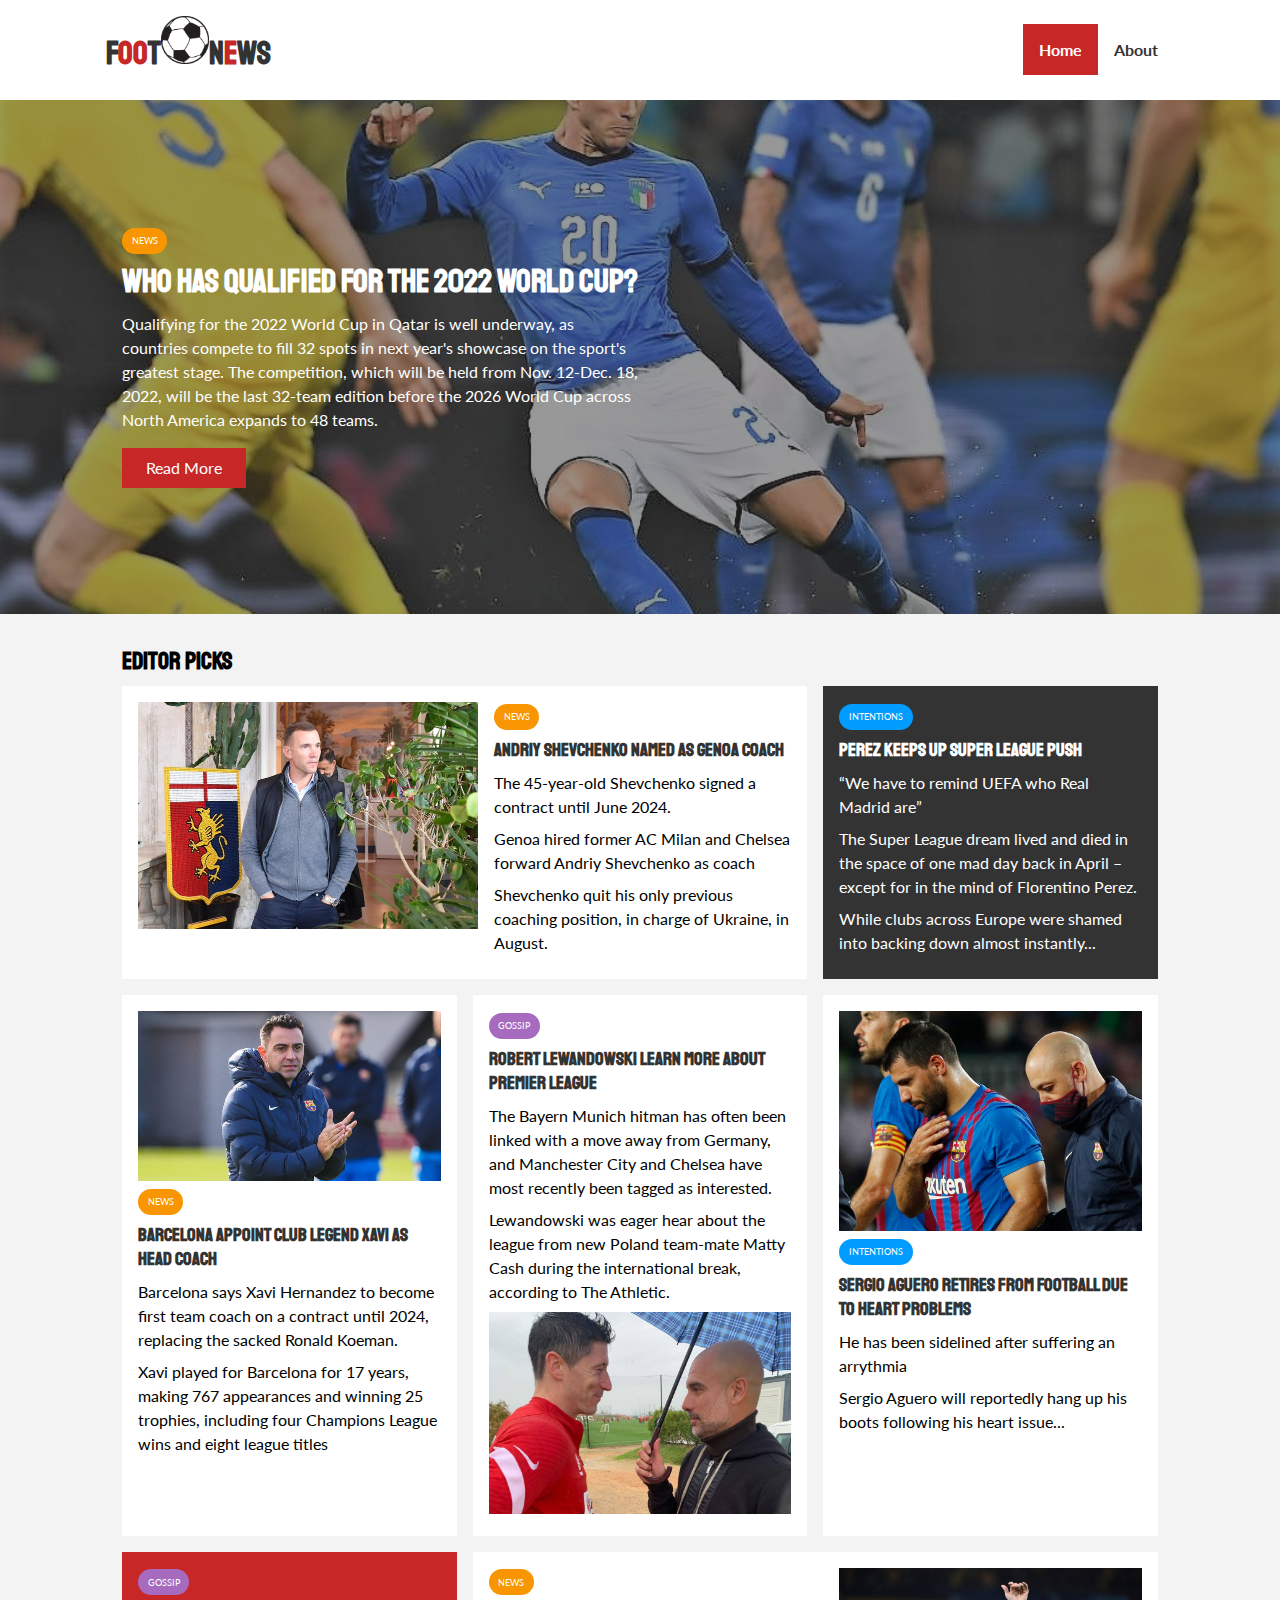
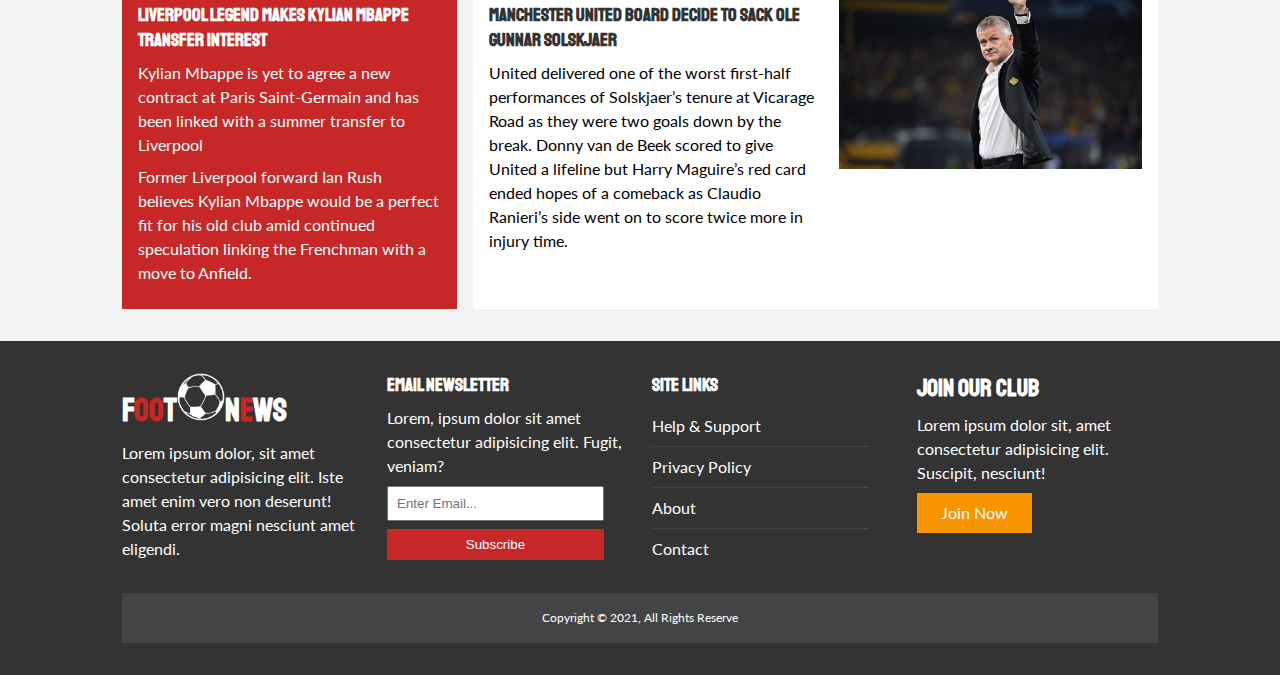
<file: index.html>
<!DOCTYPE html>
<html lang="en">
<head>
  <meta charset="UTF-8">
  <meta http-equiv="X-UA-Compatible" content="IE=edge">
  <meta name="viewport" content="width=device-width, initial-scale=1.0">
  <!-- FontAwesome -->
  <link rel="stylesheet" href="https://use.fontawesome.com/releases/v5.15.4/css/all.css" integrity="sha384-DyZ88mC6Up2uqS4h/KRgHuoeGwBcD4Ng9SiP4dIRy0EXTlnuz47vAwmeGwVChigm" crossorigin="anonymous">
  <!-- Google Fonts Lato, Staatliches -->
  <link rel="preconnect" href="https://fonts.googleapis.com">
  <link rel="preconnect" href="https://fonts.gstatic.com" crossorigin>
  <link href="https://fonts.googleapis.com/css2?family=Lato&family=Staatliches&display=swap" rel="stylesheet">
  <link rel="stylesheet" href="css/style.css">
  <link rel="stylesheet" media="screen and (max-width: 810px)" href="css/mobile.css">
  <link rel="shortcut icon" type="image/x-icon" href="img/favicon.ico">
  <title>FootNews | News</title>
</head>
<body>
  
  <nav id="main-nav">
    <div class="container">
      <h1 class="logos"><a href="index.html">F<span>oo</span>t<img src="img/logo.png" alt="Logo of FootNews" class="logo">N<span>e</span>ws</a></h1>
      <div class="social">
        <a href="https://facebook.com" target="_blank"><i class="fab fa-facebook fa-2x"></i></a>
        <a href="https://twitter.com" target="_blank"><i class="fab fa-twitter fa-2x"></i></a>
        <a href="https://instagram.com" target="_blank"><i class="fab fa-instagram fa-2x"></i></a>
        <a href="https://youtube.com" target="_blank"><i class="fab fa-youtube fa-2x"></i></a>
      </div>
      <ul>
        <li><a class="current" href="index.html">Home</a></li>
        <li><a href="about.html">About</a></li>
      </ul>
    </div>
  </nav>

  <!-- Showcase -->
  <header id="showcase">
    <div class="container">
      <div class="showcase-container">
        <div class="showcase-content">
          <div class="category category-news">News</div>
          <h1>Who Has Qualified For the 2022 World Cup?</h1>
          <p>Qualifying for the 2022 World Cup in Qatar is well underway, as countries compete to fill 32 spots in next year's showcase on the sport's greatest stage. The competition, which will be held from Nov. 12-Dec. 18, 2022, will be the last 32-team edition before the 2026 World Cup across North America expands to 48 teams.</p>
          <a href="article0.html" class="btn btn-primary">Read More</a>
        </div>
      </div>
    </div>
  </header>
  
  <!-- Home Articles -->
  <section id="home-articles" class="py-2">
    <div class="container">
      <h2>Editor Picks</h2>
      <div class="articles-container">

        <article class="card">
          <a href="article1.html"><img src="img/articles/shevchenko.jpg" alt="Shevchenko"></a>
          <div>
            <div class="category category-news">News</div>
            <h3>
              <a href="article1.html">Andriy Shevchenko named as Genoa coach</a>
            </h3>
            <p>The 45-year-old Shevchenko signed a contract until June 2024.</p>
            <p>Genoa hired former AC Milan and Chelsea forward Andriy Shevchenko as coach</p>
            <p>Shevchenko quit his only previous coaching position, in charge of Ukraine, in August.</p> 
          </div>
        </article>

        <article class="card bg-dark">
          <div class="category category-intention">Intentions</div>
          <h3>
            <a href="article2.html">Perez keeps up Super League push</a>
          </h3>
          <p>“We have to remind UEFA who Real Madrid are”</p>
          <p>The Super League dream lived and died in the space of one mad day back in April – except for in the mind of Florentino Perez.</p>
          <p>While clubs across Europe were shamed into backing down almost instantly...</p>
        </article>

        <article class="card">
          <a href="article3.html"><img src="img/articles/xavi.jpg" alt="Xavi"></a>
          <div class="category category-news">News</div>
          <h3>
            <a href="article3.html">Barcelona appoint club legend Xavi as head coach</a>
          </h3>
          <p>Barcelona says Xavi Hernandez to become first team coach on a contract until 2024, replacing the sacked Ronald Koeman.</p>  
          <p>Xavi played for Barcelona for 17 years, making 767 appearances and winning 25 trophies, including four Champions League wins and eight league titles</p> 
        </article>

        <article class="card">
          <div class="category category-gossip">Gossip</div>
          <h3>
            <a href="article4.html">Robert Lewandowski learn more about Premier League</a>
          </h3>
          <p>The Bayern Munich hitman has often been linked with a move away from Germany, and Manchester City and Chelsea have most recently been tagged as interested.</p>  
          <p>Lewandowski was eager hear about the league from new Poland team-mate Matty Cash during the international break, according to The Athletic.</p>  
          <a href="article4.html"><img src="img/articles/lewandowski.jpeg" alt="Lewandowski"></a>
        </article>

        <article class="card">
          <a href="article5.html"><img src="img/articles/aguero.jpg" alt="Aguero"></a>
          <div class="category category-intention">Intentions</div>
          <h3>
            <a href="article5.html">Sergio Aguero retires from football due to heart problems</a>
          </h3>
          <p>He has been sidelined after suffering an arrythmia</p>  
          <p>Sergio Aguero will reportedly hang up his boots following his heart issue...</p>
        </article>

        <article class="card bg-primary">
          <div class="category category-gossip">Gossip</div>
          <h3>
            <a href="article6.html">Liverpool legend makes Kylian Mbappe transfer interest</a>
          </h3>
          <p>Kylian Mbappe is yet to agree a new contract at Paris Saint-Germain and has been linked with a summer transfer to Liverpool</p> 
          <p>Former Liverpool forward Ian Rush believes Kylian Mbappe would be a perfect fit for his old club amid continued speculation linking the Frenchman with a move to Anfield.</p>  
        </article>

        <article class="card">
          <div>
            <div class="category category-news">News</div>
            <h3>
              <a href="article7.html">Manchester United board decide to sack Ole Gunnar Solskjaer</a>
            </h3>
            <p>United delivered one of the worst first-half performances of Solskjaer’s tenure at Vicarage Road as they were two goals down by the break. Donny van de Beek scored to give United a lifeline but Harry Maguire’s red card ended hopes of a comeback as Claudio Ranieri’s side went on to score twice more in injury time.</p>  
          </div>
          <a href="article7.html"><img src="img/articles/solskjaer.jpeg" alt="Solskjaer"></a>
        </article>

      </div>
    </div>
  </section>

  <!-- Footer -->
  <footer id="main-footer" class="py-2">
    <div class="container footer-container">
      <div>
        <h1 class="logos"><a href="index.html">F<span>oo</span>t<img src="img/logo-white.png" alt="Logo of FootNews" class="logo">N<span>e</span>ws</a></h1>
        <p>Lorem ipsum dolor, sit amet consectetur adipisicing elit. Iste amet enim vero non deserunt! Soluta error magni nesciunt amet eligendi.</p>
      </div>
      <div>
        <h3>Email Newsletter</h3>
        <p>Lorem, ipsum dolor sit amet consectetur adipisicing elit. Fugit, veniam?</p>
        <form>
          <input type="email" placeholder="Enter Email...">
          <input type="submit" value="Subscribe" class="btn btn-primary">
        </form>
      </div>
      <div>
        <h3>Site Links</h3>
        <ul class="list">
          <li><a href="#">Help & Support</a></li>
          <li><a href="#">Privacy Policy</a></li>
          <li><a href="#">About</a></li>
          <li><a href="#">Contact</a></li>
        </ul>
      </div>
      <div>
        <h2>Join Our Club</h2>
        <p>Lorem ipsum dolor sit, amet consectetur adipisicing elit. Suscipit, nesciunt!</p>
        <a href="#" class="btn btn-secondary">Join Now</a>
      </div>
      <div>
        <p>
          Copyright &copy; 2021, All Rights Reserve
        </p>
      </div>
    </div>
  </footer>

</body>
</html>
</file>
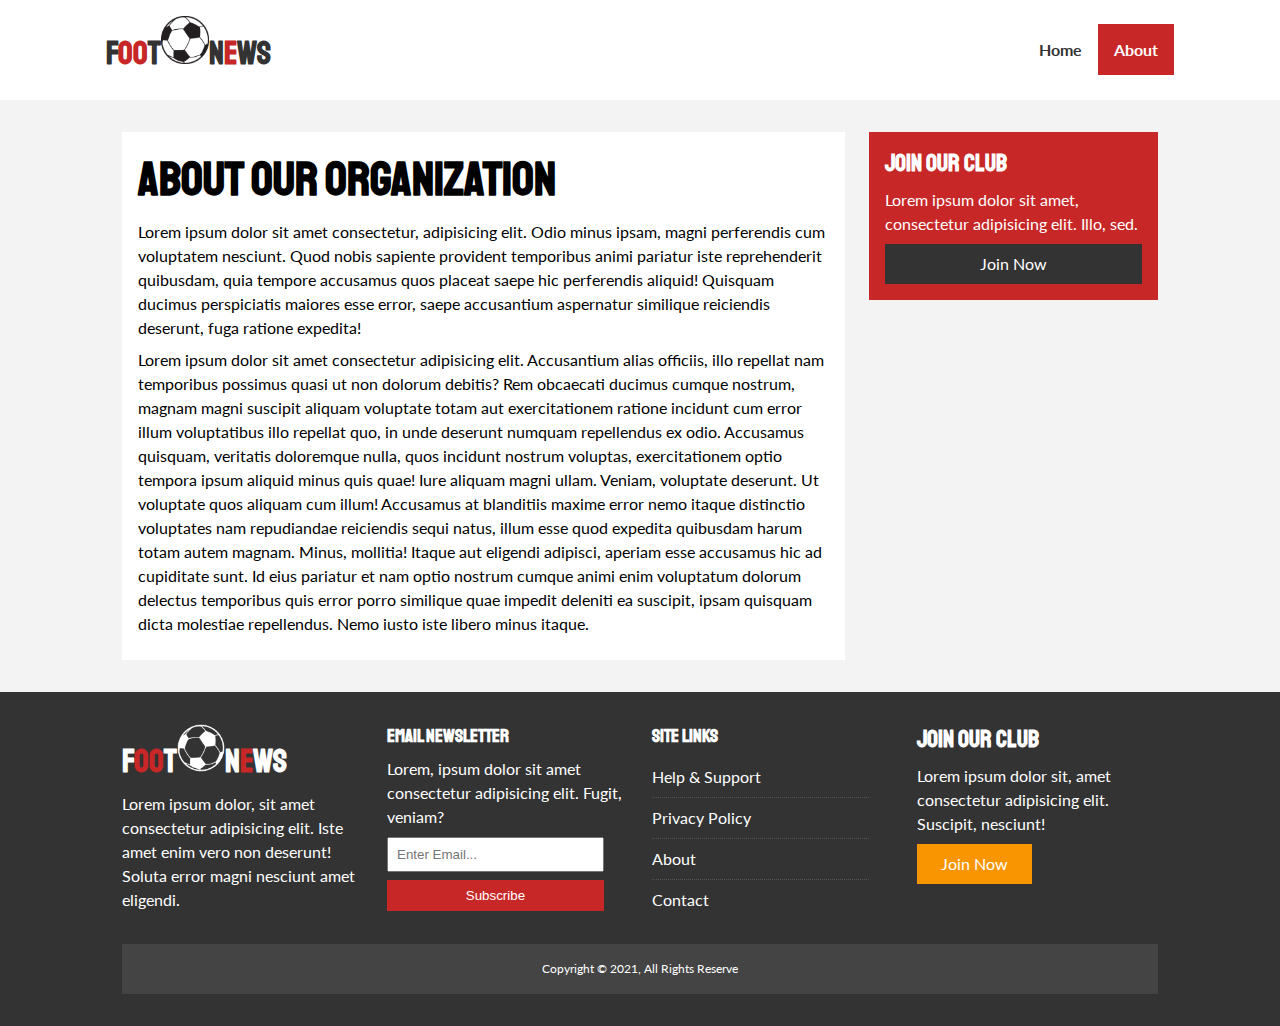
<file: about.html>
<!DOCTYPE html>
<html lang="en">
<head>
  <meta charset="UTF-8">
  <meta http-equiv="X-UA-Compatible" content="IE=edge">
  <meta name="viewport" content="width=device-width, initial-scale=1.0">
  <!-- FontAwesome -->
  <link rel="stylesheet" href="https://use.fontawesome.com/releases/v5.15.4/css/all.css" integrity="sha384-DyZ88mC6Up2uqS4h/KRgHuoeGwBcD4Ng9SiP4dIRy0EXTlnuz47vAwmeGwVChigm" crossorigin="anonymous">
  <!-- Google Fonts Lato, Staatliches -->
  <link rel="preconnect" href="https://fonts.googleapis.com">
  <link rel="preconnect" href="https://fonts.gstatic.com" crossorigin>
  <link href="https://fonts.googleapis.com/css2?family=Lato&family=Staatliches&display=swap" rel="stylesheet">
  <link rel="stylesheet" href="css/style.css">
  <link rel="stylesheet" media="screen and (max-width: 810px)" href="css/mobile.css">
  <link rel="shortcut icon" type="image/x-icon" href="img/favicon.ico">
  <title>FootNews | About</title>
</head>
<body>
  <!-- Navbar -->
  <nav id="main-nav">
    <div class="container">
      <h1 class="logos"><a href="index.html">F<span>oo</span>t<img src="img/logo.png" alt="Logo of FootNews" class="logo">N<span>e</span>ws</a></h1>
      <div class="social">
        <a href="https://facebook.com" target="_blank"><i class="fab fa-facebook fa-2x"></i></a>
        <a href="https://twitter.com" target="_blank"><i class="fab fa-twitter fa-2x"></i></a>
        <a href="https://instagram.com" target="_blank"><i class="fab fa-instagram fa-2x"></i></a>
        <a href="https://youtube.com" target="_blank"><i class="fab fa-youtube fa-2x"></i></a>
      </div>
      <ul>
        <li><a href="index.html">Home</a></li>
        <li><a class="current" href="about.html">About</a></li>
      </ul>
    </div>
  </nav>

  <!-- About section -->
  <section class="about">
    <div class="container">
      <div class="page-container">
        <article class="card">
          <h1 class="l-heading">About Our Organization</h1>
          <p>Lorem ipsum dolor sit amet consectetur, adipisicing elit. Odio minus ipsam, magni perferendis cum voluptatem nesciunt. Quod nobis sapiente provident temporibus animi pariatur iste reprehenderit quibusdam, quia tempore accusamus quos placeat saepe hic perferendis aliquid! Quisquam ducimus perspiciatis maiores esse error, saepe accusantium aspernatur similique reiciendis deserunt, fuga ratione expedita!</p>
          <p>Lorem ipsum dolor sit amet consectetur adipisicing elit. Accusantium alias officiis, illo repellat nam temporibus possimus quasi ut non dolorum debitis? Rem obcaecati ducimus cumque nostrum, magnam magni suscipit aliquam voluptate totam aut exercitationem ratione incidunt cum error illum voluptatibus illo repellat quo, in unde deserunt numquam repellendus ex odio. Accusamus quisquam, veritatis doloremque nulla, quos incidunt nostrum voluptas, exercitationem optio tempora ipsum aliquid minus quis quae! Iure aliquam magni ullam. Veniam, voluptate deserunt. Ut voluptate quos aliquam cum illum! Accusamus at blanditiis maxime error nemo itaque distinctio voluptates nam repudiandae reiciendis sequi natus, illum esse quod expedita quibusdam harum totam autem magnam. Minus, mollitia! Itaque aut eligendi adipisci, aperiam esse accusamus hic ad cupiditate sunt. Id eius pariatur et nam optio nostrum cumque animi enim voluptatum dolorum delectus temporibus quis error porro similique quae impedit deleniti ea suscipit, ipsam quisquam dicta molestiae repellendus. Nemo iusto iste libero minus itaque.</p>
        </article>
        <aside class="card bg-primary">
          <h2>Join Our Club</h2>
          <p>Lorem ipsum dolor sit amet, consectetur adipisicing elit. Illo, sed.</p>
          <a href="#" class="btn btn-dark btn-block">Join Now</a>
        </aside>
      </div>
    </div>
  </section>

  <!-- Footer -->
  <footer id="main-footer" class="py-2">
    <div class="container footer-container">
      <div>
        <h1 class="logos"><a href="index.html">F<span>oo</span>t<img src="img/logo-white.png" alt="Logo of FootNews" class="logo">N<span>e</span>ws</a></h1>
        <p>Lorem ipsum dolor, sit amet consectetur adipisicing elit. Iste amet enim vero non deserunt! Soluta error magni nesciunt amet eligendi.</p>
      </div>
      <div>
        <h3>Email Newsletter</h3>
        <p>Lorem, ipsum dolor sit amet consectetur adipisicing elit. Fugit, veniam?</p>
        <form>
          <input type="email" placeholder="Enter Email...">
          <input type="submit" value="Subscribe" class="btn btn-primary">
        </form>
      </div>
      <div>
        <h3>Site Links</h3>
        <ul class="list">
          <li><a href="#">Help & Support</a></li>
          <li><a href="#">Privacy Policy</a></li>
          <li><a href="#">About</a></li>
          <li><a href="#">Contact</a></li>
        </ul>
      </div>
      <div>
        <h2>Join Our Club</h2>
        <p>Lorem ipsum dolor sit, amet consectetur adipisicing elit. Suscipit, nesciunt!</p>
        <a href="#" class="btn btn-secondary">Join Now</a>
      </div>
      <div>
        <p>
          Copyright &copy; 2021, All Rights Reserve
        </p>
      </div>
    </div>
  </footer>

</body>
</html>
</file>
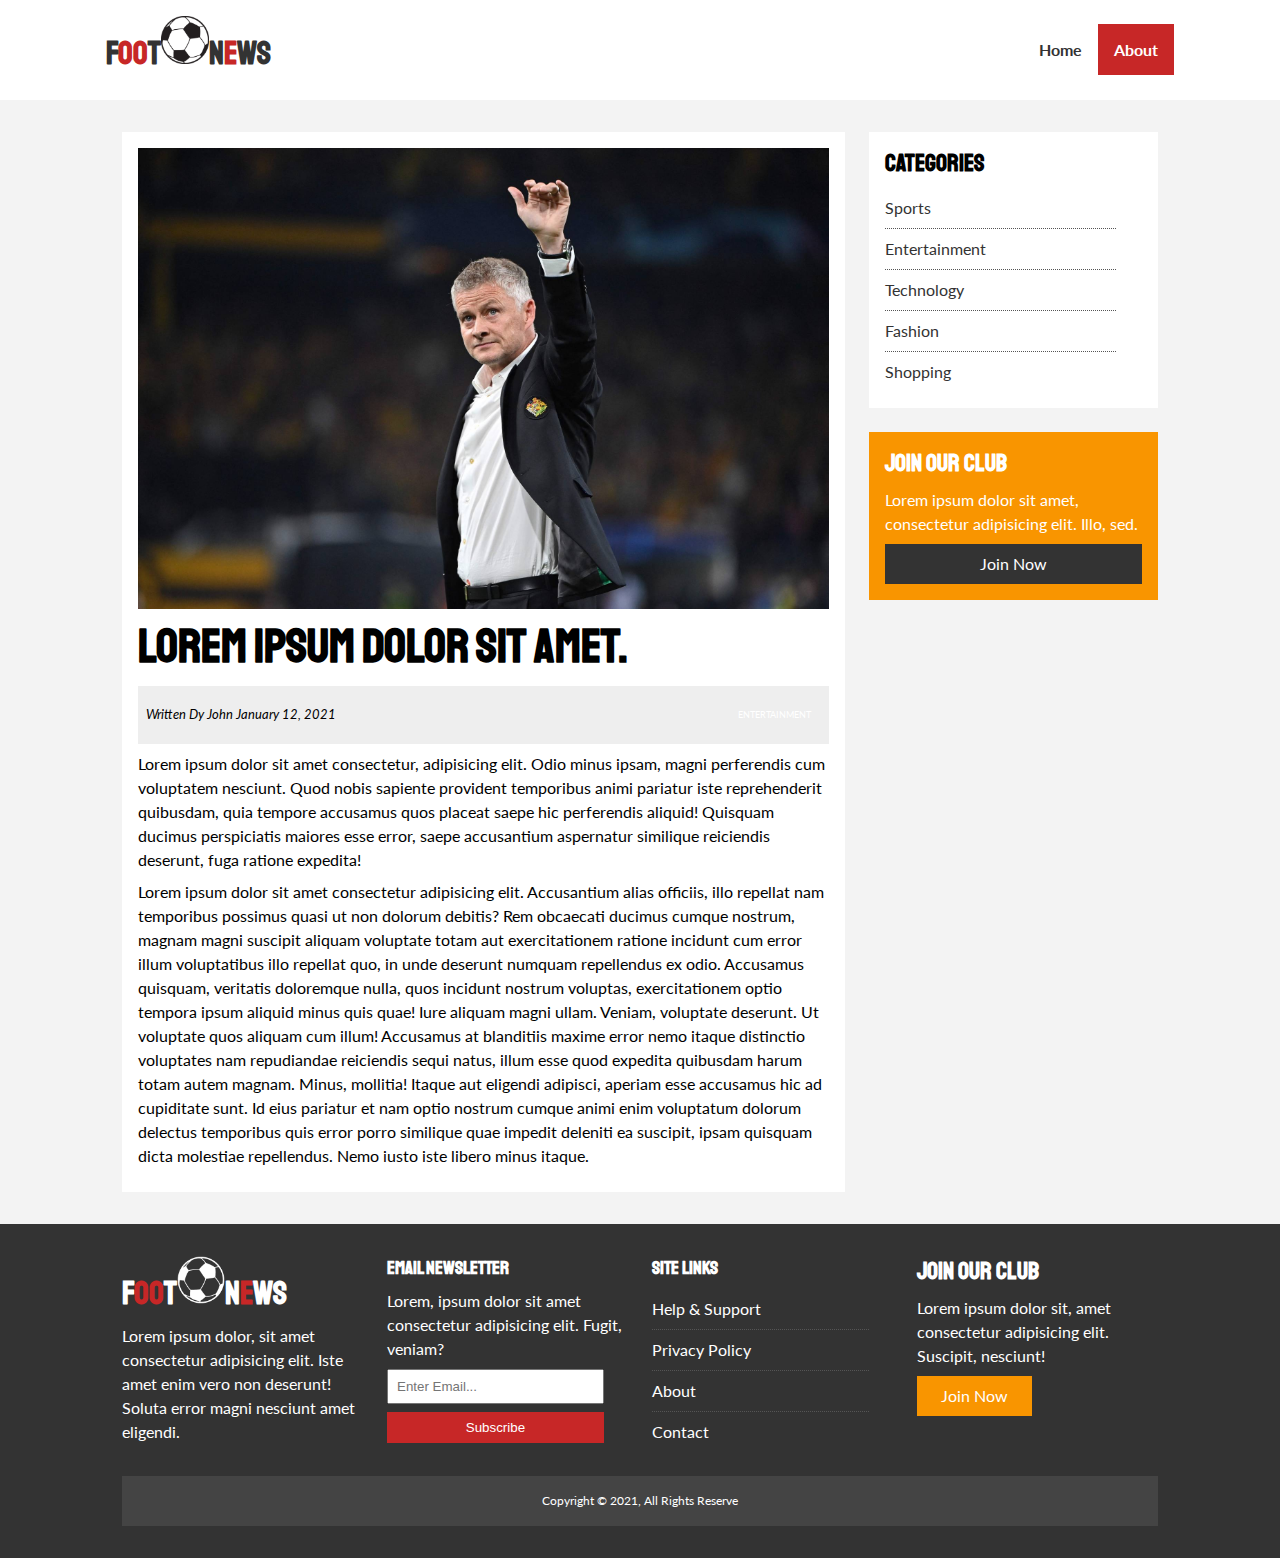
<file: article.html>
<!DOCTYPE html>
<html lang="en">
<head>
  <meta charset="UTF-8">
  <meta http-equiv="X-UA-Compatible" content="IE=edge">
  <meta name="viewport" content="width=device-width, initial-scale=1.0">
  <!-- FontAwesome -->
  <link rel="stylesheet" href="https://use.fontawesome.com/releases/v5.15.4/css/all.css" integrity="sha384-DyZ88mC6Up2uqS4h/KRgHuoeGwBcD4Ng9SiP4dIRy0EXTlnuz47vAwmeGwVChigm" crossorigin="anonymous">
  <!-- Google Fonts Lato, Staatliches -->
  <link rel="preconnect" href="https://fonts.googleapis.com">
  <link rel="preconnect" href="https://fonts.gstatic.com" crossorigin>
  <link href="https://fonts.googleapis.com/css2?family=Lato&family=Staatliches&display=swap" rel="stylesheet">
  <link rel="stylesheet" href="css/style.css">
  <link rel="stylesheet" media="screen and (max-width: 810px)" href="css/mobile.css">
  <link rel="shortcut icon" type="image/x-icon" href="img/favicon.ico">
  <title>FootNews | Latest News</title>
</head>
<body>
  <!-- Navbar -->
  <nav id="main-nav">
    <div class="container">
      <h1 class="logos"><a href="index.html">F<span>oo</span>t<img src="img/logo.png" alt="Logo of FootNews" class="logo">N<span>e</span>ws</a></h1>
      <div class="social">
        <a href="https://facebook.com" target="_blank"><i class="fab fa-facebook fa-2x"></i></a>
        <a href="https://twitter.com" target="_blank"><i class="fab fa-twitter fa-2x"></i></a>
        <a href="https://instagram.com" target="_blank"><i class="fab fa-instagram fa-2x"></i></a>
        <a href="https://youtube.com" target="_blank"><i class="fab fa-youtube fa-2x"></i></a>
      </div>
      <ul>
        <li><a href="index.html">Home</a></li>
        <li><a class="current" href="about.html">About</a></li>
      </ul>
    </div>
  </nav>

  <!-- About section -->
  <section id="article">
    <div class="container">
      <div class="page-container">
        <article class="card">
          <img src="img/articles/solskjaer.jpeg" alt="">
          <h1 class="l-heading">Lorem ipsum dolor sit amet.</h1>
          <div class="meta">
            <small>
              <i class="fas fa-user"> Written Dy John January 12, 2021</i>
            </small>
            <div class="category category-ent">Entertainment</div>
          </div>
          <p>Lorem ipsum dolor sit amet consectetur, adipisicing elit. Odio minus ipsam, magni perferendis cum voluptatem nesciunt. Quod nobis sapiente provident temporibus animi pariatur iste reprehenderit quibusdam, quia tempore accusamus quos placeat saepe hic perferendis aliquid! Quisquam ducimus perspiciatis maiores esse error, saepe accusantium aspernatur similique reiciendis deserunt, fuga ratione expedita!</p>
          <p>Lorem ipsum dolor sit amet consectetur adipisicing elit. Accusantium alias officiis, illo repellat nam temporibus possimus quasi ut non dolorum debitis? Rem obcaecati ducimus cumque nostrum, magnam magni suscipit aliquam voluptate totam aut exercitationem ratione incidunt cum error illum voluptatibus illo repellat quo, in unde deserunt numquam repellendus ex odio. Accusamus quisquam, veritatis doloremque nulla, quos incidunt nostrum voluptas, exercitationem optio tempora ipsum aliquid minus quis quae! Iure aliquam magni ullam. Veniam, voluptate deserunt. Ut voluptate quos aliquam cum illum! Accusamus at blanditiis maxime error nemo itaque distinctio voluptates nam repudiandae reiciendis sequi natus, illum esse quod expedita quibusdam harum totam autem magnam. Minus, mollitia! Itaque aut eligendi adipisci, aperiam esse accusamus hic ad cupiditate sunt. Id eius pariatur et nam optio nostrum cumque animi enim voluptatum dolorum delectus temporibus quis error porro similique quae impedit deleniti ea suscipit, ipsam quisquam dicta molestiae repellendus. Nemo iusto iste libero minus itaque.</p>
        </article>

        <aside id="categories" class="card">
          <h2>Categories</h2>
          <ul class="list">
            <li><a href="#"><i class="fas fa-chevron-right"></i> Sports</a></li>
            <li><a href="#"><i class="fas fa-chevron-right"></i> Entertainment</a></li>
            <li><a href="#"><i class="fas fa-chevron-right"></i> Technology</a></li>
            <li><a href="#"><i class="fas fa-chevron-right"></i> Fashion</a></li>
            <li><a href="#"><i class="fas fa-chevron-right"></i> Shopping</a></li>
          </ul>
        </aside>

        <aside class="card bg-secondary">
          <h2>Join Our Club</h2>
          <p>Lorem ipsum dolor sit amet, consectetur adipisicing elit. Illo, sed.</p>
          <a href="#" class="btn btn-dark btn-block">Join Now</a>
        </aside>
      </div>
    </div>
  </section>

  <!-- Footer -->
  <footer id="main-footer" class="py-2">
    <div class="container footer-container">
      <div>
        <h1 class="logos"><a href="index.html">F<span>oo</span>t<img src="img/logo-white.png" alt="Logo of FootNews" class="logo">N<span>e</span>ws</a></h1>
        <p>Lorem ipsum dolor, sit amet consectetur adipisicing elit. Iste amet enim vero non deserunt! Soluta error magni nesciunt amet eligendi.</p>
      </div>
      <div>
        <h3>Email Newsletter</h3>
        <p>Lorem, ipsum dolor sit amet consectetur adipisicing elit. Fugit, veniam?</p>
        <form>
          <input type="email" placeholder="Enter Email...">
          <input type="submit" value="Subscribe" class="btn btn-primary">
        </form>
      </div>
      <div>
        <h3>Site Links</h3>
        <ul class="list">
          <li><a href="#">Help & Support</a></li>
          <li><a href="#">Privacy Policy</a></li>
          <li><a href="#">About</a></li>
          <li><a href="#">Contact</a></li>
        </ul>
      </div>
      <div>
        <h2>Join Our Club</h2>
        <p>Lorem ipsum dolor sit, amet consectetur adipisicing elit. Suscipit, nesciunt!</p>
        <a href="#" class="btn btn-secondary">Join Now</a>
      </div>
      <div>
        <p>
          Copyright &copy; 2021, All Rights Reserve
        </p>
      </div>
    </div>
  </footer>

</body>
</html>
</file>
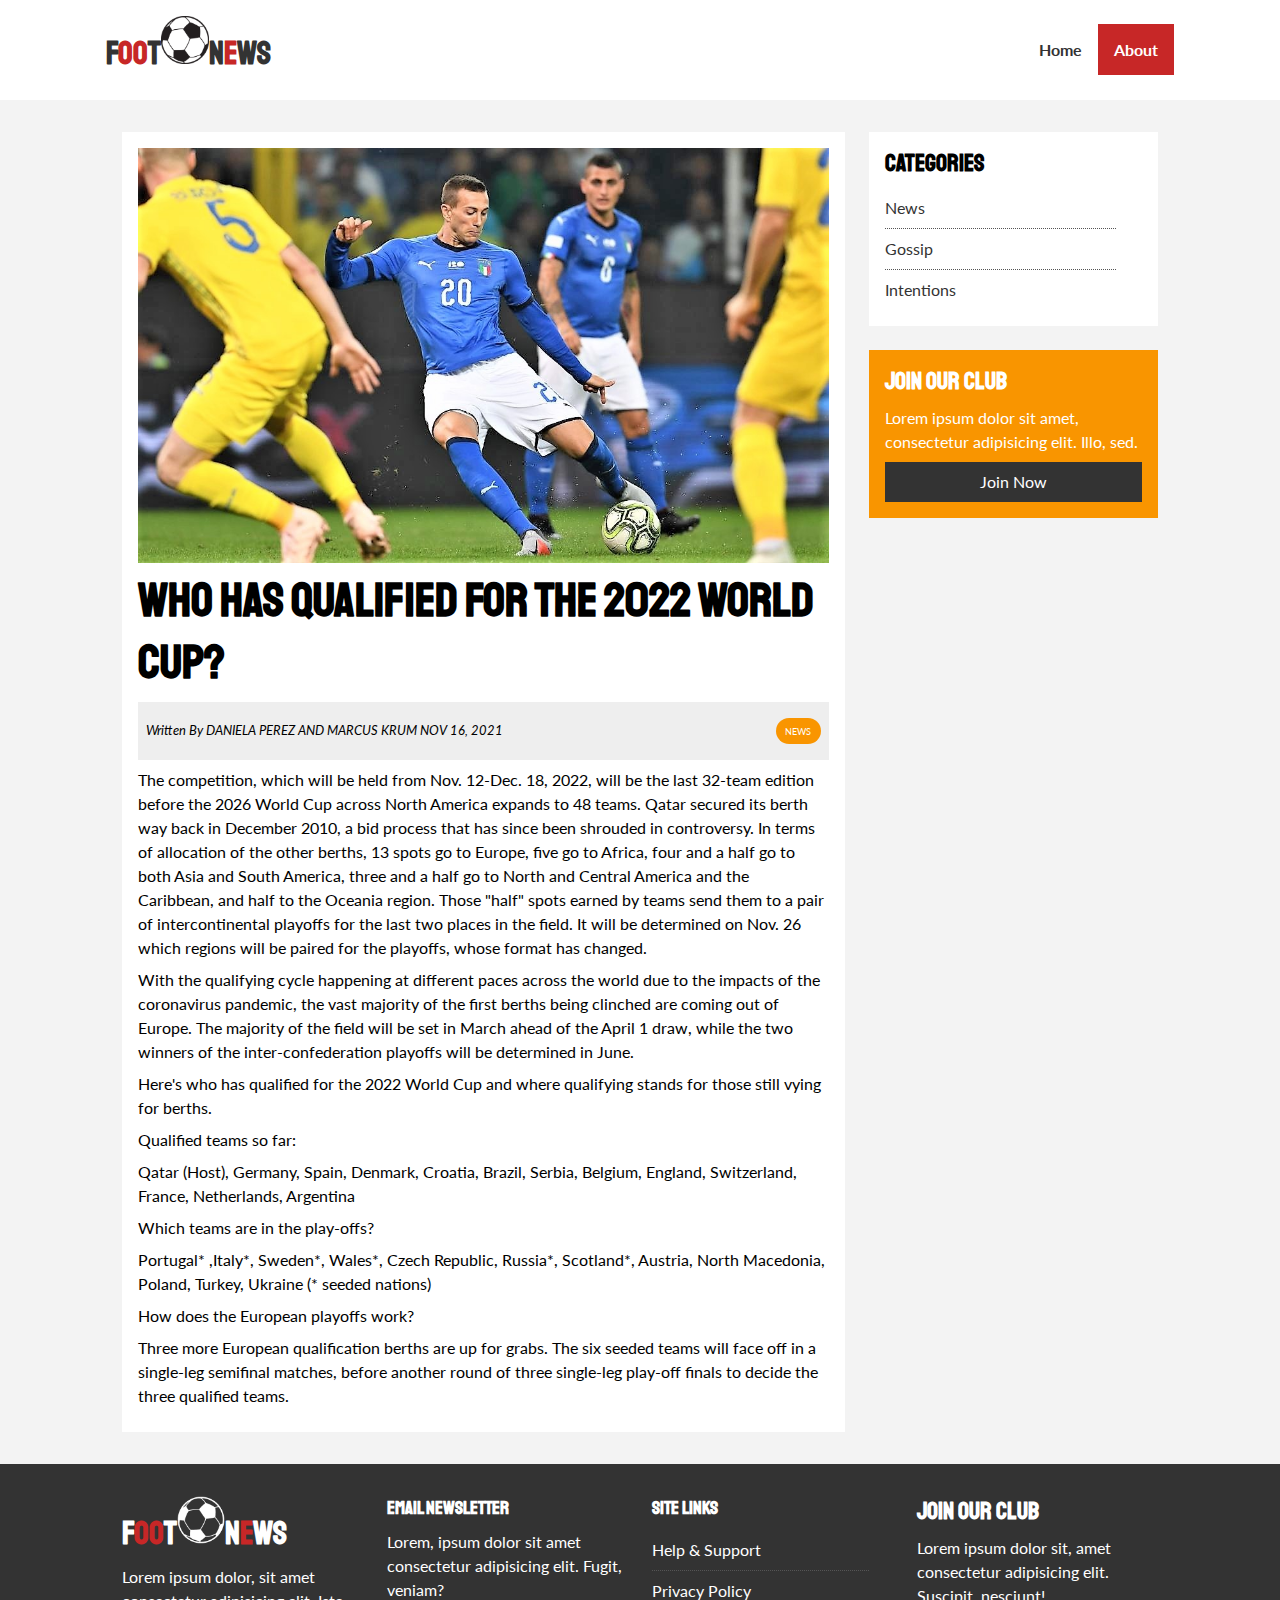
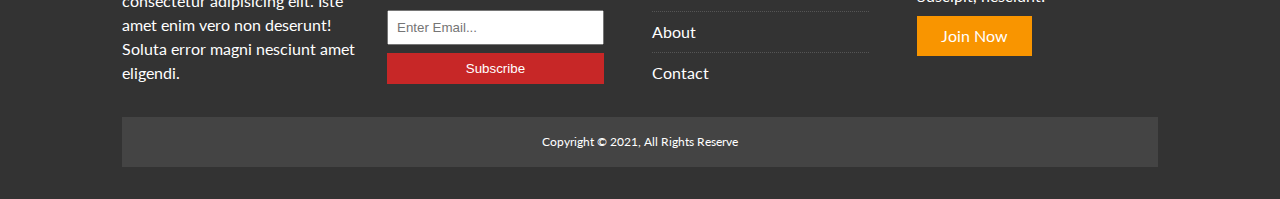
<file: article0.html>
<!DOCTYPE html>
<html lang="en">
<head>
  <meta charset="UTF-8">
  <meta http-equiv="X-UA-Compatible" content="IE=edge">
  <meta name="viewport" content="width=device-width, initial-scale=1.0">
  <!-- FontAwesome -->
  <link rel="stylesheet" href="https://use.fontawesome.com/releases/v5.15.4/css/all.css" integrity="sha384-DyZ88mC6Up2uqS4h/KRgHuoeGwBcD4Ng9SiP4dIRy0EXTlnuz47vAwmeGwVChigm" crossorigin="anonymous">
  <!-- Google Fonts Lato, Staatliches -->
  <link rel="preconnect" href="https://fonts.googleapis.com">
  <link rel="preconnect" href="https://fonts.gstatic.com" crossorigin>
  <link href="https://fonts.googleapis.com/css2?family=Lato&family=Staatliches&display=swap" rel="stylesheet">
  <link rel="stylesheet" href="css/style.css">
  <link rel="stylesheet" media="screen and (max-width: 810px)" href="css/mobile.css">
  <link rel="shortcut icon" type="image/x-icon" href="img/favicon.ico">
  <title>FootNews | Qatar</title>
</head>
<body>
  <!-- Navbar -->
  <nav id="main-nav">
    <div class="container">
      <h1 class="logos"><a href="index.html">F<span>oo</span>t<img src="img/logo.png" alt="Logo of FootNews" class="logo">N<span>e</span>ws</a></h1>
      <div class="social">
        <a href="https://facebook.com" target="_blank"><i class="fab fa-facebook fa-2x"></i></a>
        <a href="https://twitter.com" target="_blank"><i class="fab fa-twitter fa-2x"></i></a>
        <a href="https://instagram.com" target="_blank"><i class="fab fa-instagram fa-2x"></i></a>
        <a href="https://youtube.com" target="_blank"><i class="fab fa-youtube fa-2x"></i></a>
      </div>
      <ul>
        <li><a href="index.html">Home</a></li>
        <li><a class="current" href="about.html">About</a></li>
      </ul>
    </div>
  </nav>

  <!-- About section -->
  <section id="article">
    <div class="container">
      <div class="page-container">
        <article class="card">
          <img src="img/articles/qatar.jpg" alt="National Team">
          <h1 class="l-heading">Who Has Qualified For the 2022 World Cup? </h1>
          <div class="meta">
            <small>
              <i class="fas fa-user"> Written By DANIELA PEREZ AND MARCUS KRUM  NOV 16, 2021</i>
            </small>
            <div class="category category-news">News</div>
          </div>
          <p>The competition, which will be held from Nov. 12-Dec. 18, 2022, will be the last 32-team edition before the 2026 World Cup across North America expands to 48 teams. Qatar secured its berth way back in December 2010, a bid process that has since been shrouded in controversy. In terms of allocation of the other berths, 13 spots go to Europe, five go to Africa, four and a half go to both Asia and South America, three and a half go to North and Central America and the Caribbean, and half to the Oceania region. Those "half" spots earned by teams send them to a pair of intercontinental playoffs for the last two places in the field. It will be determined on Nov. 26 which regions will be paired for the playoffs, whose format has changed.</p>  
          <p>With the qualifying cycle happening at different paces across the world due to the impacts of the coronavirus pandemic, the vast majority of the first berths being clinched are coming out of Europe. The majority of the field will be set in March ahead of the April 1 draw, while the two winners of the inter-confederation playoffs will be determined in June.</p>  
          <p>Here's who has qualified for the 2022 World Cup and where qualifying stands for those still vying for berths.</p>  
          <p>Qualified teams so far:</p>  
          <p>Qatar (Host), Germany, Spain, Denmark, Croatia, Brazil, Serbia, Belgium, England, Switzerland, France, Netherlands, Argentina</p>  
          <p>Which teams are in the play-offs?</p>  
          <p>Portugal* ,Italy*, Sweden*, Wales*, Czech Republic, Russia*, Scotland*, Austria, North Macedonia, Poland, Turkey, Ukraine (* seeded nations)</p>  
          <p>How does the European playoffs work?</p>  
          <p>Three more European qualification berths are up for grabs. The six seeded teams will face off in a single-leg semifinal matches, before another round of three single-leg play-off finals to decide the three qualified teams.</p>   
        </article>

        <aside id="categories" class="card">
          <h2>Categories</h2>
          <ul class="list">
            <li><a href="#"><i class="fas fa-chevron-right"></i> News</a></li>
            <li><a href="#"><i class="fas fa-chevron-right"></i> Gossip</a></li>
            <li><a href="#"><i class="fas fa-chevron-right"></i> Intentions</a></li>
          </ul>
        </aside>

        <aside class="card bg-secondary">
          <h2>Join Our Club</h2>
          <p>Lorem ipsum dolor sit amet, consectetur adipisicing elit. Illo, sed.</p>
          <a href="#" class="btn btn-dark btn-block">Join Now</a>
        </aside>
      </div>
    </div>
  </section>

  <!-- Footer -->
  <footer id="main-footer" class="py-2">
    <div class="container footer-container">
      <div>
        <h1 class="logos"><a href="index.html">F<span>oo</span>t<img src="img/logo-white.png" alt="Logo of FootNews" class="logo">N<span>e</span>ws</a></h1>
        <p>Lorem ipsum dolor, sit amet consectetur adipisicing elit. Iste amet enim vero non deserunt! Soluta error magni nesciunt amet eligendi.</p>
      </div>
      <div>
        <h3>Email Newsletter</h3>
        <p>Lorem, ipsum dolor sit amet consectetur adipisicing elit. Fugit, veniam?</p>
        <form>
          <input type="email" placeholder="Enter Email...">
          <input type="submit" value="Subscribe" class="btn btn-primary">
        </form>
      </div>
      <div>
        <h3>Site Links</h3>
        <ul class="list">
          <li><a href="#">Help & Support</a></li>
          <li><a href="#">Privacy Policy</a></li>
          <li><a href="#">About</a></li>
          <li><a href="#">Contact</a></li>
        </ul>
      </div>
      <div>
        <h2>Join Our Club</h2>
        <p>Lorem ipsum dolor sit, amet consectetur adipisicing elit. Suscipit, nesciunt!</p>
        <a href="#" class="btn btn-secondary">Join Now</a>
      </div>
      <div>
        <p>
          Copyright &copy; 2021, All Rights Reserve
        </p>
      </div>
    </div>
  </footer>

</body>
</html>
</file>
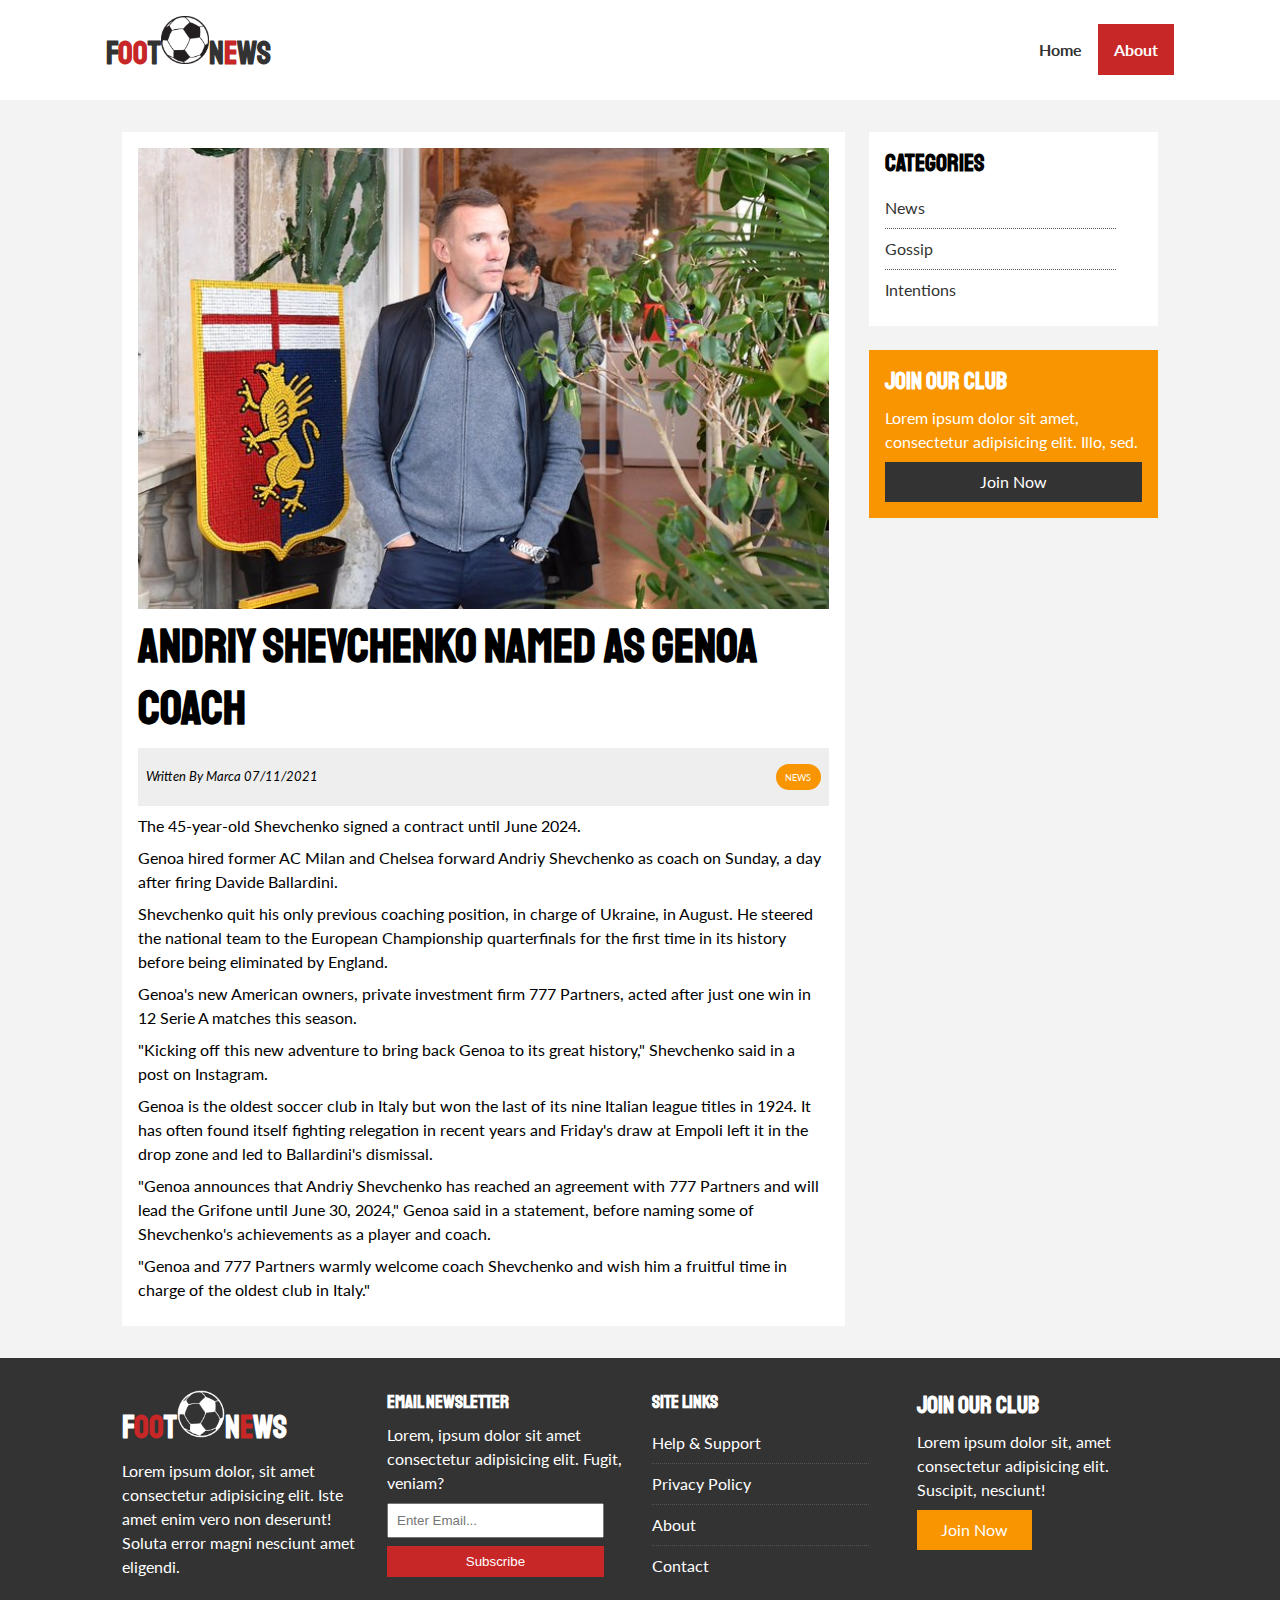
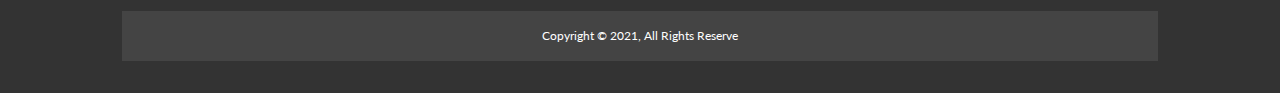
<file: article1.html>
<!DOCTYPE html>
<html lang="en">
<head>
  <meta charset="UTF-8">
  <meta http-equiv="X-UA-Compatible" content="IE=edge">
  <meta name="viewport" content="width=device-width, initial-scale=1.0">
  <!-- FontAwesome -->
  <link rel="stylesheet" href="https://use.fontawesome.com/releases/v5.15.4/css/all.css" integrity="sha384-DyZ88mC6Up2uqS4h/KRgHuoeGwBcD4Ng9SiP4dIRy0EXTlnuz47vAwmeGwVChigm" crossorigin="anonymous">
  <!-- Google Fonts Lato, Staatliches -->
  <link rel="preconnect" href="https://fonts.googleapis.com">
  <link rel="preconnect" href="https://fonts.gstatic.com" crossorigin>
  <link href="https://fonts.googleapis.com/css2?family=Lato&family=Staatliches&display=swap" rel="stylesheet">
  <link rel="stylesheet" href="css/style.css">
  <link rel="stylesheet" media="screen and (max-width: 810px)" href="css/mobile.css">
  <link rel="shortcut icon" type="image/x-icon" href="img/favicon.ico">
  <title>FootNews | Shevchenko</title>
</head>
<body>
  <!-- Navbar -->
  <nav id="main-nav">
    <div class="container">
      <h1 class="logos"><a href="index.html">F<span>oo</span>t<img src="img/logo.png" alt="Logo of FootNews" class="logo">N<span>e</span>ws</a></h1>
      <div class="social">
        <a href="https://facebook.com" target="_blank"><i class="fab fa-facebook fa-2x"></i></a>
        <a href="https://twitter.com" target="_blank"><i class="fab fa-twitter fa-2x"></i></a>
        <a href="https://instagram.com" target="_blank"><i class="fab fa-instagram fa-2x"></i></a>
        <a href="https://youtube.com" target="_blank"><i class="fab fa-youtube fa-2x"></i></a>
      </div>
      <ul>
        <li><a href="index.html">Home</a></li>
        <li><a class="current" href="about.html">About</a></li>
      </ul>
    </div>
  </nav>

  <!-- About section -->
  <section id="article">
    <div class="container">
      <div class="page-container">
        <article class="card">
          <img src="img/articles/shevchenko.jpg" alt="National Team">
          <h1 class="l-heading">Andriy Shevchenko named as Genoa coach</h1>
          <div class="meta">
            <small>
              <i class="fas fa-user"> Written By Marca 07/11/2021 </i>
            </small>
            <div class="category category-news">News</div>
          </div>
          <p>The 45-year-old Shevchenko signed a contract until June 2024.</p>
          <p>Genoa hired former AC Milan and Chelsea forward Andriy Shevchenko as coach on Sunday, a day after firing Davide Ballardini.</p>
          <p>Shevchenko quit his only previous coaching position, in charge of Ukraine, in August. He steered the national team to the European Championship quarterfinals for the first time in its history before being eliminated by England.</p>
          <p>Genoa's new American owners, private investment firm 777 Partners, acted after just one win in 12 Serie A matches this season.</p>
          <p>"Kicking off this new adventure to bring back Genoa to its great history," Shevchenko said in a post on Instagram.</p>
          <p>Genoa is the oldest soccer club in Italy but won the last of its nine Italian league titles in 1924. It has often found itself fighting relegation in recent years and Friday's draw at Empoli left it in the drop zone and led to Ballardini's dismissal.</p>
          <p>"Genoa announces that Andriy Shevchenko has reached an agreement with 777 Partners and will lead the Grifone until June 30, 2024," Genoa said in a statement, before naming some of Shevchenko's achievements as a player and coach.</p>
          <p>"Genoa and 777 Partners warmly welcome coach Shevchenko and wish him a fruitful time in charge of the oldest club in Italy."</p>
        </article>

        <aside id="categories" class="card">
          <h2>Categories</h2>
          <ul class="list">
            <li><a href="#"><i class="fas fa-chevron-right"></i> News</a></li>
            <li><a href="#"><i class="fas fa-chevron-right"></i> Gossip</a></li>
            <li><a href="#"><i class="fas fa-chevron-right"></i> Intentions</a></li>
          </ul>
        </aside>

        <aside class="card bg-secondary">
          <h2>Join Our Club</h2>
          <p>Lorem ipsum dolor sit amet, consectetur adipisicing elit. Illo, sed.</p>
          <a href="#" class="btn btn-dark btn-block">Join Now</a>
        </aside>
      </div>
    </div>
  </section>

  <!-- Footer -->
  <footer id="main-footer" class="py-2">
    <div class="container footer-container">
      <div>
        <h1 class="logos"><a href="index.html">F<span>oo</span>t<img src="img/logo-white.png" alt="Logo of FootNews" class="logo">N<span>e</span>ws</a></h1>
        <p>Lorem ipsum dolor, sit amet consectetur adipisicing elit. Iste amet enim vero non deserunt! Soluta error magni nesciunt amet eligendi.</p>
      </div>
      <div>
        <h3>Email Newsletter</h3>
        <p>Lorem, ipsum dolor sit amet consectetur adipisicing elit. Fugit, veniam?</p>
        <form>
          <input type="email" placeholder="Enter Email...">
          <input type="submit" value="Subscribe" class="btn btn-primary">
        </form>
      </div>
      <div>
        <h3>Site Links</h3>
        <ul class="list">
          <li><a href="#">Help & Support</a></li>
          <li><a href="#">Privacy Policy</a></li>
          <li><a href="#">About</a></li>
          <li><a href="#">Contact</a></li>
        </ul>
      </div>
      <div>
        <h2>Join Our Club</h2>
        <p>Lorem ipsum dolor sit, amet consectetur adipisicing elit. Suscipit, nesciunt!</p>
        <a href="#" class="btn btn-secondary">Join Now</a>
      </div>
      <div>
        <p>
          Copyright &copy; 2021, All Rights Reserve
        </p>
      </div>
    </div>
  </footer>

</body>
</html>
</file>
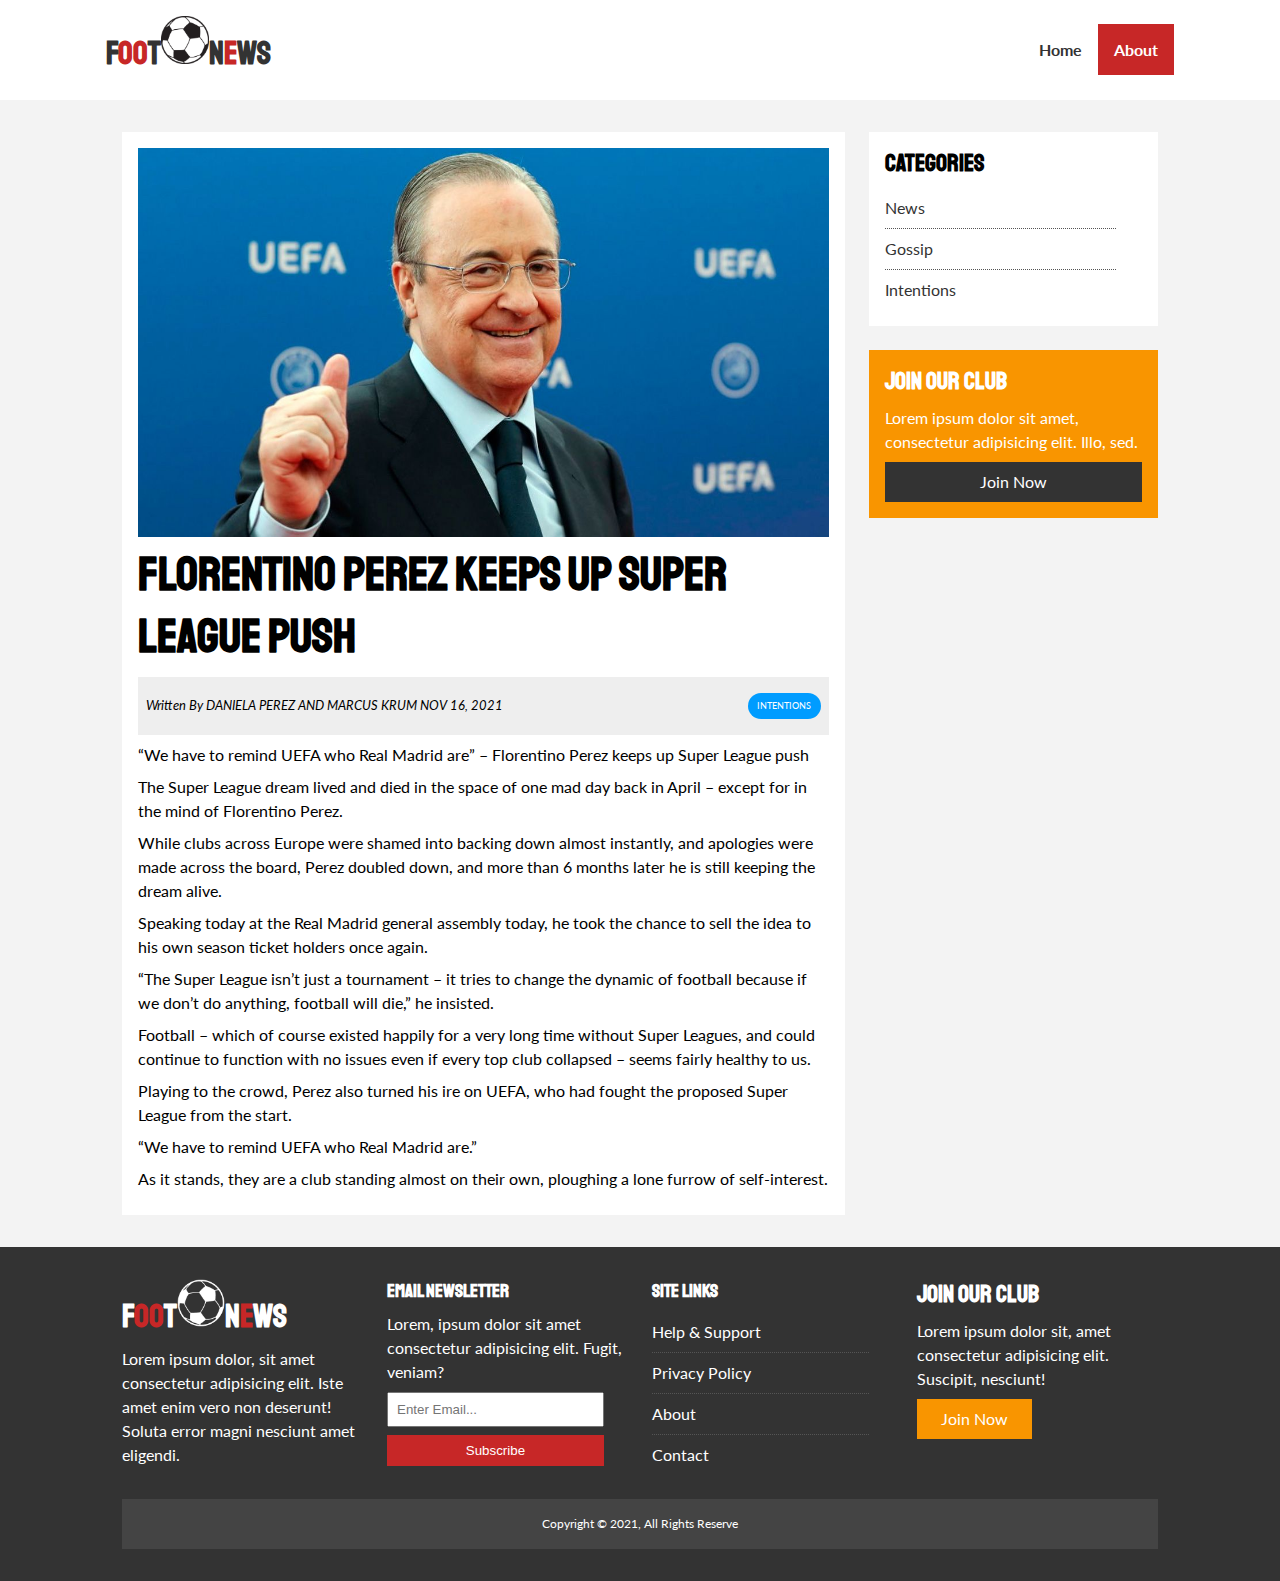
<file: article2.html>
<!DOCTYPE html>
<html lang="en">
<head>
  <meta charset="UTF-8">
  <meta http-equiv="X-UA-Compatible" content="IE=edge">
  <meta name="viewport" content="width=device-width, initial-scale=1.0">
  <!-- FontAwesome -->
  <link rel="stylesheet" href="https://use.fontawesome.com/releases/v5.15.4/css/all.css" integrity="sha384-DyZ88mC6Up2uqS4h/KRgHuoeGwBcD4Ng9SiP4dIRy0EXTlnuz47vAwmeGwVChigm" crossorigin="anonymous">
  <!-- Google Fonts Lato, Staatliches -->
  <link rel="preconnect" href="https://fonts.googleapis.com">
  <link rel="preconnect" href="https://fonts.gstatic.com" crossorigin>
  <link href="https://fonts.googleapis.com/css2?family=Lato&family=Staatliches&display=swap" rel="stylesheet">
  <link rel="stylesheet" href="css/style.css">
  <link rel="stylesheet" media="screen and (max-width: 810px)" href="css/mobile.css">
  <link rel="shortcut icon" type="image/x-icon" href="img/favicon.ico">
  <title>FootNews | Perez</title>
</head>
<body>
  <!-- Navbar -->
  <nav id="main-nav">
    <div class="container">
      <h1 class="logos"><a href="index.html">F<span>oo</span>t<img src="img/logo.png" alt="Logo of FootNews" class="logo">N<span>e</span>ws</a></h1>
      <div class="social">
        <a href="https://facebook.com" target="_blank"><i class="fab fa-facebook fa-2x"></i></a>
        <a href="https://twitter.com" target="_blank"><i class="fab fa-twitter fa-2x"></i></a>
        <a href="https://instagram.com" target="_blank"><i class="fab fa-instagram fa-2x"></i></a>
        <a href="https://youtube.com" target="_blank"><i class="fab fa-youtube fa-2x"></i></a>
      </div>
      <ul>
        <li><a href="index.html">Home</a></li>
        <li><a class="current" href="about.html">About</a></li>
      </ul>
    </div>
  </nav>

  <!-- About section -->
  <section id="article">
    <div class="container">
      <div class="page-container">
        <article class="card">
          <img src="img/articles/perez.jpg" alt="Perez">
          <h1 class="l-heading">Florentino Perez keeps up  Super League push</h1>
          <div class="meta">
            <small>
              <i class="fas fa-user"> Written By DANIELA PEREZ AND MARCUS KRUM  NOV 16, 2021</i>
            </small>
            <div class="category category-intention">Intentions</div>
          </div>
          <p>“We have to remind UEFA who Real Madrid are” – Florentino Perez keeps up Super League push</p>
          <p>The Super League dream lived and died in the space of one mad day back in April – except for in the mind of Florentino Perez.</p>
          <p>While clubs across Europe were shamed into backing down almost instantly, and apologies were made across the board, Perez doubled down, and more than 6 months later he is still keeping the dream alive.</p>
          <p>Speaking today at the Real Madrid general assembly today, he took the chance to sell the idea to his own season ticket holders once again.</p>
          <p>“The Super League isn’t just a tournament – it tries to change the dynamic of football because if we don’t do anything, football will die,” he insisted.</p>
          <p>Football – which of course existed happily for a very long time without Super Leagues, and could continue to function with no issues even if every top club collapsed – seems fairly healthy to us.</p>
          <p>Playing to the crowd, Perez also turned his ire on UEFA, who had fought the proposed Super League from the start.</p>
          <p>“We have to remind UEFA who Real Madrid are.”</p>
          <p>As it stands, they are a club standing almost on their own, ploughing a lone furrow of self-interest.</p>
        </article>

        <aside id="categories" class="card">
          <h2>Categories</h2>
          <ul class="list">
            <li><a href="#"><i class="fas fa-chevron-right"></i> News</a></li>
            <li><a href="#"><i class="fas fa-chevron-right"></i> Gossip</a></li>
            <li><a href="#"><i class="fas fa-chevron-right"></i> Intentions</a></li>
          </ul>
        </aside>

        <aside class="card bg-secondary">
          <h2>Join Our Club</h2>
          <p>Lorem ipsum dolor sit amet, consectetur adipisicing elit. Illo, sed.</p>
          <a href="#" class="btn btn-dark btn-block">Join Now</a>
        </aside>
      </div>
    </div>
  </section>

  <!-- Footer -->
  <footer id="main-footer" class="py-2">
    <div class="container footer-container">
      <div>
        <h1 class="logos"><a href="index.html">F<span>oo</span>t<img src="img/logo-white.png" alt="Logo of FootNews" class="logo">N<span>e</span>ws</a></h1>
        <p>Lorem ipsum dolor, sit amet consectetur adipisicing elit. Iste amet enim vero non deserunt! Soluta error magni nesciunt amet eligendi.</p>
      </div>
      <div>
        <h3>Email Newsletter</h3>
        <p>Lorem, ipsum dolor sit amet consectetur adipisicing elit. Fugit, veniam?</p>
        <form>
          <input type="email" placeholder="Enter Email...">
          <input type="submit" value="Subscribe" class="btn btn-primary">
        </form>
      </div>
      <div>
        <h3>Site Links</h3>
        <ul class="list">
          <li><a href="#">Help & Support</a></li>
          <li><a href="#">Privacy Policy</a></li>
          <li><a href="#">About</a></li>
          <li><a href="#">Contact</a></li>
        </ul>
      </div>
      <div>
        <h2>Join Our Club</h2>
        <p>Lorem ipsum dolor sit, amet consectetur adipisicing elit. Suscipit, nesciunt!</p>
        <a href="#" class="btn btn-secondary">Join Now</a>
      </div>
      <div>
        <p>
          Copyright &copy; 2021, All Rights Reserve
        </p>
      </div>
    </div>
  </footer>

</body>
</html>
</file>
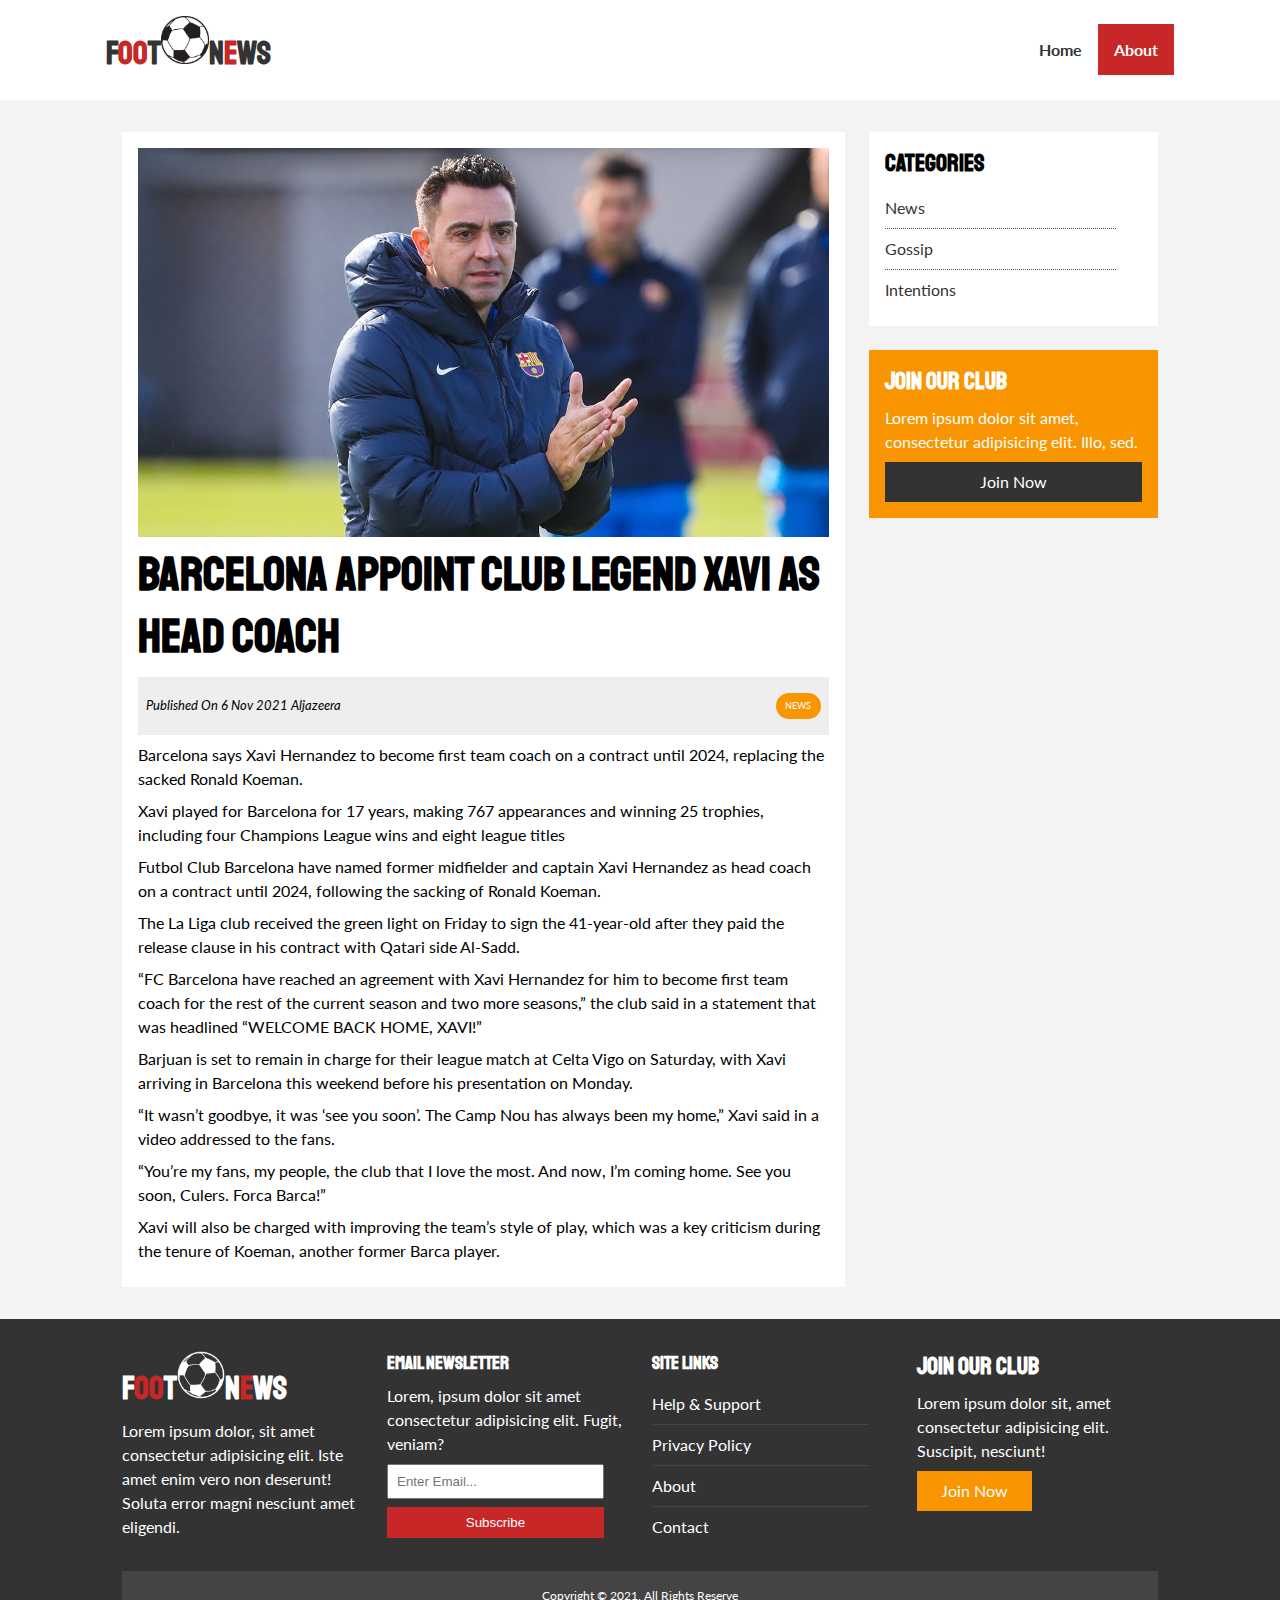
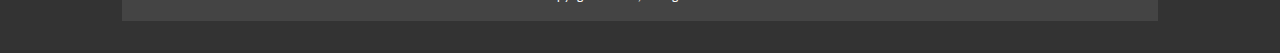
<file: article3.html>
<!DOCTYPE html>
<html lang="en">
<head>
  <meta charset="UTF-8">
  <meta http-equiv="X-UA-Compatible" content="IE=edge">
  <meta name="viewport" content="width=device-width, initial-scale=1.0">
  <!-- FontAwesome -->
  <link rel="stylesheet" href="https://use.fontawesome.com/releases/v5.15.4/css/all.css" integrity="sha384-DyZ88mC6Up2uqS4h/KRgHuoeGwBcD4Ng9SiP4dIRy0EXTlnuz47vAwmeGwVChigm" crossorigin="anonymous">
  <!-- Google Fonts Lato, Staatliches -->
  <link rel="preconnect" href="https://fonts.googleapis.com">
  <link rel="preconnect" href="https://fonts.gstatic.com" crossorigin>
  <link href="https://fonts.googleapis.com/css2?family=Lato&family=Staatliches&display=swap" rel="stylesheet">
  <link rel="stylesheet" href="css/style.css">
  <link rel="stylesheet" media="screen and (max-width: 810px)" href="css/mobile.css">
  <link rel="shortcut icon" type="image/x-icon" href="img/favicon.ico">
  <title>FootNews | Xavi</title>
</head>
<body>
  <!-- Navbar -->
  <nav id="main-nav">
    <div class="container">
      <h1 class="logos"><a href="index.html">F<span>oo</span>t<img src="img/logo.png" alt="Logo of FootNews" class="logo">N<span>e</span>ws</a></h1>
      <div class="social">
        <a href="https://facebook.com" target="_blank"><i class="fab fa-facebook fa-2x"></i></a>
        <a href="https://twitter.com" target="_blank"><i class="fab fa-twitter fa-2x"></i></a>
        <a href="https://instagram.com" target="_blank"><i class="fab fa-instagram fa-2x"></i></a>
        <a href="https://youtube.com" target="_blank"><i class="fab fa-youtube fa-2x"></i></a>
      </div>
      <ul>
        <li><a href="index.html">Home</a></li>
        <li><a class="current" href="about.html">About</a></li>
      </ul>
    </div>
  </nav>

  <!-- About section -->
  <section id="article">
    <div class="container">
      <div class="page-container">
        <article class="card">
          <img src="img/articles/xavi.jpg" alt="Xavi">
          <h1 class="l-heading">Barcelona appoint club legend Xavi as head coach</h1>
          <div class="meta">
            <small>
              <i class="fas fa-user">Published On 6 Nov 2021 Aljazeera</i>
            </small>
            <div class="category category-news">News</div>
          </div>
          <p>Barcelona says Xavi Hernandez to become first team coach on a contract until 2024, replacing the sacked Ronald Koeman.</p>  
          <p>Xavi played for Barcelona for 17 years, making 767 appearances and winning 25 trophies, including four Champions League wins and eight league titles</p>  
          <p>Futbol Club Barcelona have named former midfielder and captain Xavi Hernandez as head coach on a contract until 2024, following the sacking of Ronald Koeman.</p>  
          <p>The La Liga club received the green light on Friday to sign the 41-year-old after they paid the release clause in his contract with Qatari side Al-Sadd.</p>  
          <p>“FC Barcelona have reached an agreement with Xavi Hernandez for him to become first team coach for the rest of the current season and two more seasons,” the club said in a statement that was headlined “WELCOME BACK HOME, XAVI!”</p>  
          <p>Barjuan is set to remain in charge for their league match at Celta Vigo on Saturday, with Xavi arriving in Barcelona this weekend before his presentation on Monday.</p>  
          <p>“It wasn’t goodbye, it was ‘see you soon’. The Camp Nou has always been my home,” Xavi said in a video addressed to the fans.</p>  
          <p>“You’re my fans, my people, the club that I love the most. And now, I’m coming home. See you soon, Culers. Forca Barca!”</p>  
          <p>Xavi will also be charged with improving the team’s style of play, which was a key criticism during the tenure of Koeman, another former Barca player.</p>  
        </article>

        <aside id="categories" class="card">
          <h2>Categories</h2>
          <ul class="list">
            <li><a href="#"><i class="fas fa-chevron-right"></i> News</a></li>
            <li><a href="#"><i class="fas fa-chevron-right"></i> Gossip</a></li>
            <li><a href="#"><i class="fas fa-chevron-right"></i> Intentions</a></li>
          </ul>
        </aside>

        <aside class="card bg-secondary">
          <h2>Join Our Club</h2>
          <p>Lorem ipsum dolor sit amet, consectetur adipisicing elit. Illo, sed.</p>
          <a href="#" class="btn btn-dark btn-block">Join Now</a>
        </aside>
      </div>
    </div>
  </section>

  <!-- Footer -->
  <footer id="main-footer" class="py-2">
    <div class="container footer-container">
      <div>
        <h1 class="logos"><a href="index.html">F<span>oo</span>t<img src="img/logo-white.png" alt="Logo of FootNews" class="logo">N<span>e</span>ws</a></h1>
        <p>Lorem ipsum dolor, sit amet consectetur adipisicing elit. Iste amet enim vero non deserunt! Soluta error magni nesciunt amet eligendi.</p>
      </div>
      <div>
        <h3>Email Newsletter</h3>
        <p>Lorem, ipsum dolor sit amet consectetur adipisicing elit. Fugit, veniam?</p>
        <form>
          <input type="email" placeholder="Enter Email...">
          <input type="submit" value="Subscribe" class="btn btn-primary">
        </form>
      </div>
      <div>
        <h3>Site Links</h3>
        <ul class="list">
          <li><a href="#">Help & Support</a></li>
          <li><a href="#">Privacy Policy</a></li>
          <li><a href="#">About</a></li>
          <li><a href="#">Contact</a></li>
        </ul>
      </div>
      <div>
        <h2>Join Our Club</h2>
        <p>Lorem ipsum dolor sit, amet consectetur adipisicing elit. Suscipit, nesciunt!</p>
        <a href="#" class="btn btn-secondary">Join Now</a>
      </div>
      <div>
        <p>
          Copyright &copy; 2021, All Rights Reserve
        </p>
      </div>
    </div>
  </footer>

</body>
</html>
</file>
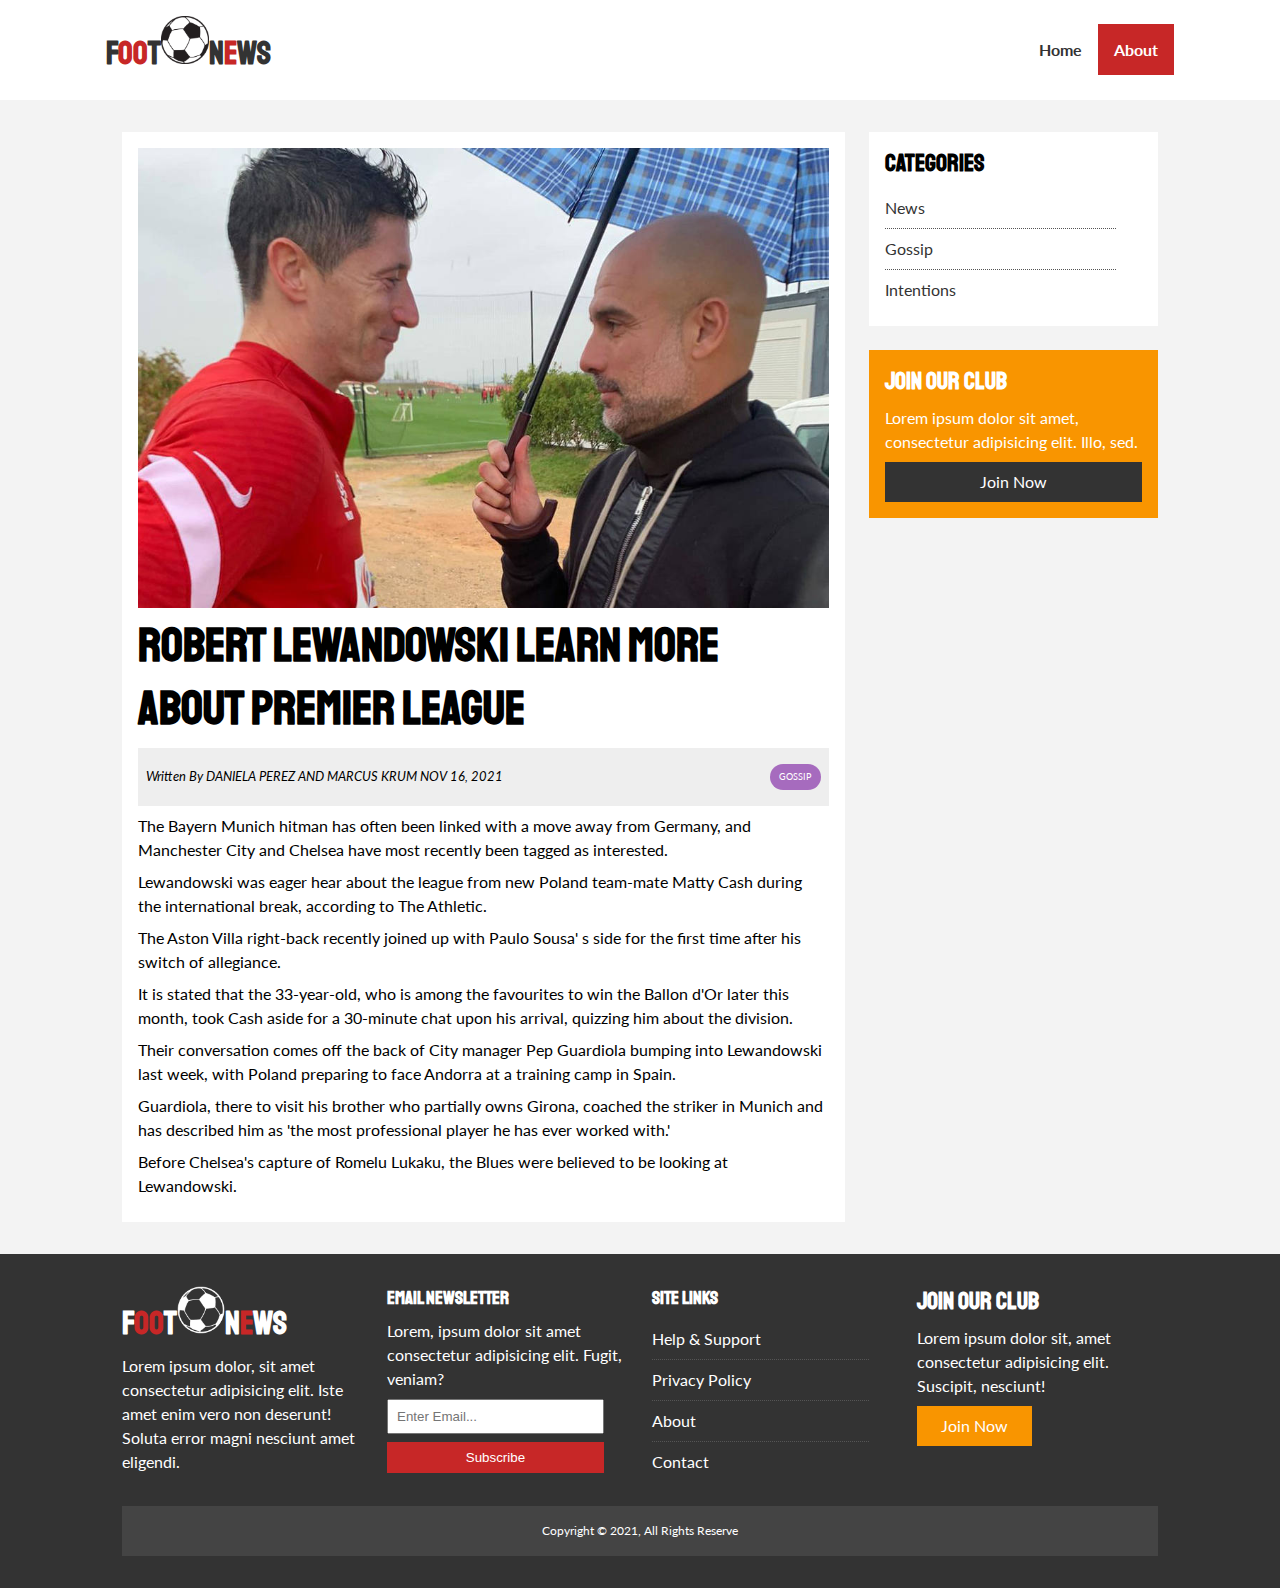
<file: article4.html>
<!DOCTYPE html>
<html lang="en">
<head>
  <meta charset="UTF-8">
  <meta http-equiv="X-UA-Compatible" content="IE=edge">
  <meta name="viewport" content="width=device-width, initial-scale=1.0">
  <!-- FontAwesome -->
  <link rel="stylesheet" href="https://use.fontawesome.com/releases/v5.15.4/css/all.css" integrity="sha384-DyZ88mC6Up2uqS4h/KRgHuoeGwBcD4Ng9SiP4dIRy0EXTlnuz47vAwmeGwVChigm" crossorigin="anonymous">
  <!-- Google Fonts Lato, Staatliches -->
  <link rel="preconnect" href="https://fonts.googleapis.com">
  <link rel="preconnect" href="https://fonts.gstatic.com" crossorigin>
  <link href="https://fonts.googleapis.com/css2?family=Lato&family=Staatliches&display=swap" rel="stylesheet">
  <link rel="stylesheet" href="css/style.css">
  <link rel="stylesheet" media="screen and (max-width: 810px)" href="css/mobile.css">
  <link rel="shortcut icon" type="image/x-icon" href="img/favicon.ico">
  <title>FootNews | Lewandowski</title>
</head>
<body>
  <!-- Navbar -->
  <nav id="main-nav">
    <div class="container">
      <h1 class="logos"><a href="index.html">F<span>oo</span>t<img src="img/logo.png" alt="Logo of FootNews" class="logo">N<span>e</span>ws</a></h1>
      <div class="social">
        <a href="https://facebook.com" target="_blank"><i class="fab fa-facebook fa-2x"></i></a>
        <a href="https://twitter.com" target="_blank"><i class="fab fa-twitter fa-2x"></i></a>
        <a href="https://instagram.com" target="_blank"><i class="fab fa-instagram fa-2x"></i></a>
        <a href="https://youtube.com" target="_blank"><i class="fab fa-youtube fa-2x"></i></a>
      </div>
      <ul>
        <li><a href="index.html">Home</a></li>
        <li><a class="current" href="about.html">About</a></li>
      </ul>
    </div>
  </nav>

  <!-- About section -->
  <section id="article">
    <div class="container">
      <div class="page-container">
        <article class="card">
          <img src="img/articles/lewandowski.jpeg" alt="Lewandowski">
          <h1 class="l-heading">Robert Lewandowski learn more about Premier League</h1>
          <div class="meta">
            <small>
              <i class="fas fa-user"> Written By DANIELA PEREZ AND MARCUS KRUM  NOV 16, 2021</i>
            </small>
            <div class="category category-gossip">Gossip</div>
          </div>
          <p>The Bayern Munich hitman has often been linked with a move away from Germany, and Manchester City and Chelsea have most recently been tagged as interested.</p>  
          <p>Lewandowski was eager hear about the league from new Poland team-mate Matty Cash during the international break, according to The Athletic.</p>  
          <p>The Aston Villa right-back recently joined up with Paulo Sousa' s side for the first time after his switch of allegiance.</p>  
          <p>It is stated that the 33-year-old, who is among the favourites to win the Ballon d'Or later this month, took Cash aside for a 30-minute chat upon his arrival, quizzing him about the division.</p>  
          <p>Their conversation comes off the back of City manager Pep Guardiola bumping into Lewandowski last week, with Poland preparing to face Andorra at a training camp in Spain.</p>  
          <p>Guardiola, there to visit his brother who partially owns Girona, coached the striker in Munich and has described him as 'the most professional player he has ever worked with.'</p>  
          <p>Before Chelsea's capture of Romelu Lukaku, the Blues were believed to be looking at Lewandowski.</p>  
        </article>

        <aside id="categories" class="card">
          <h2>Categories</h2>
          <ul class="list">
            <li><a href="#"><i class="fas fa-chevron-right"></i> News</a></li>
            <li><a href="#"><i class="fas fa-chevron-right"></i> Gossip</a></li>
            <li><a href="#"><i class="fas fa-chevron-right"></i> Intentions</a></li>
          </ul>
        </aside>

        <aside class="card bg-secondary">
          <h2>Join Our Club</h2>
          <p>Lorem ipsum dolor sit amet, consectetur adipisicing elit. Illo, sed.</p>
          <a href="#" class="btn btn-dark btn-block">Join Now</a>
        </aside>
      </div>
    </div>
  </section>

  <!-- Footer -->
  <footer id="main-footer" class="py-2">
    <div class="container footer-container">
      <div>
        <h1 class="logos"><a href="index.html">F<span>oo</span>t<img src="img/logo-white.png" alt="Logo of FootNews" class="logo">N<span>e</span>ws</a></h1>
        <p>Lorem ipsum dolor, sit amet consectetur adipisicing elit. Iste amet enim vero non deserunt! Soluta error magni nesciunt amet eligendi.</p>
      </div>
      <div>
        <h3>Email Newsletter</h3>
        <p>Lorem, ipsum dolor sit amet consectetur adipisicing elit. Fugit, veniam?</p>
        <form>
          <input type="email" placeholder="Enter Email...">
          <input type="submit" value="Subscribe" class="btn btn-primary">
        </form>
      </div>
      <div>
        <h3>Site Links</h3>
        <ul class="list">
          <li><a href="#">Help & Support</a></li>
          <li><a href="#">Privacy Policy</a></li>
          <li><a href="#">About</a></li>
          <li><a href="#">Contact</a></li>
        </ul>
      </div>
      <div>
        <h2>Join Our Club</h2>
        <p>Lorem ipsum dolor sit, amet consectetur adipisicing elit. Suscipit, nesciunt!</p>
        <a href="#" class="btn btn-secondary">Join Now</a>
      </div>
      <div>
        <p>
          Copyright &copy; 2021, All Rights Reserve
        </p>
      </div>
    </div>
  </footer>

</body>
</html>
</file>
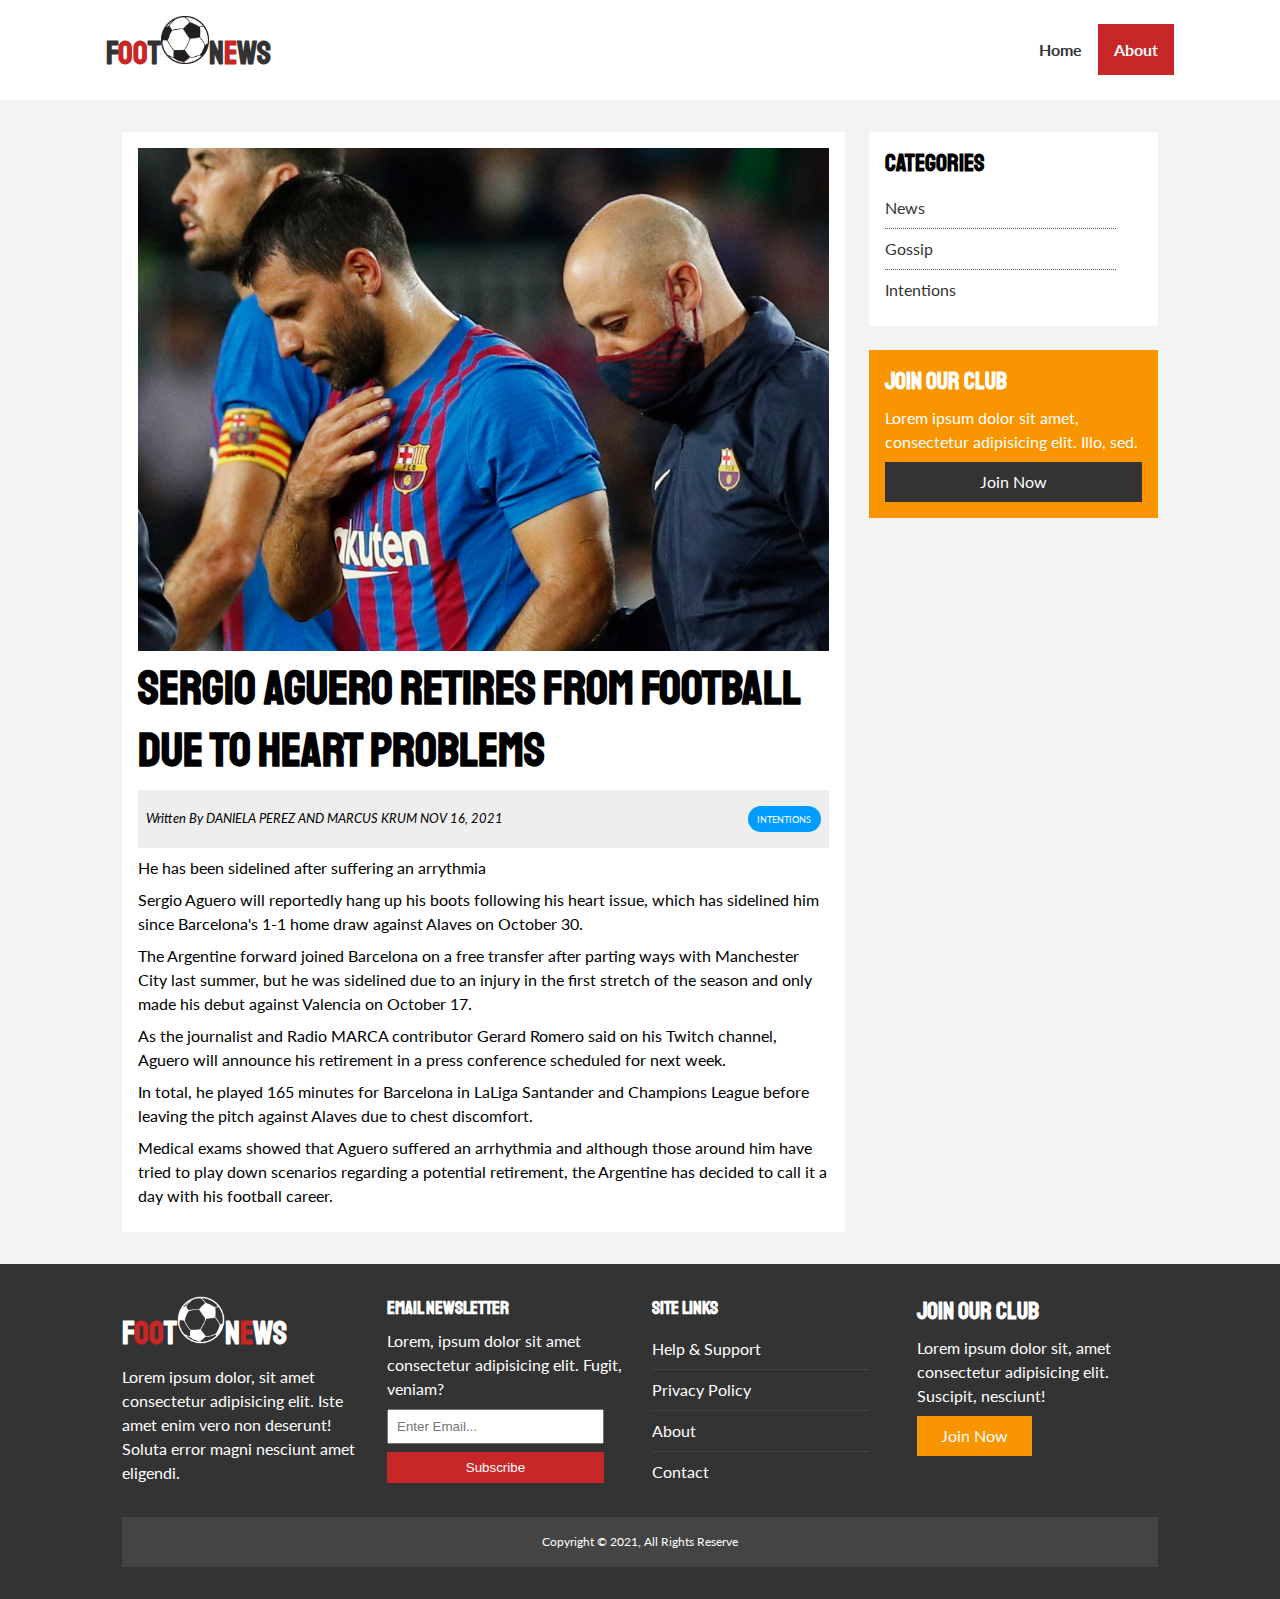
<file: article5.html>
<!DOCTYPE html>
<html lang="en">
<head>
  <meta charset="UTF-8">
  <meta http-equiv="X-UA-Compatible" content="IE=edge">
  <meta name="viewport" content="width=device-width, initial-scale=1.0">
  <!-- FontAwesome -->
  <link rel="stylesheet" href="https://use.fontawesome.com/releases/v5.15.4/css/all.css" integrity="sha384-DyZ88mC6Up2uqS4h/KRgHuoeGwBcD4Ng9SiP4dIRy0EXTlnuz47vAwmeGwVChigm" crossorigin="anonymous">
  <!-- Google Fonts Lato, Staatliches -->
  <link rel="preconnect" href="https://fonts.googleapis.com">
  <link rel="preconnect" href="https://fonts.gstatic.com" crossorigin>
  <link href="https://fonts.googleapis.com/css2?family=Lato&family=Staatliches&display=swap" rel="stylesheet">
  <link rel="stylesheet" href="css/style.css">
  <link rel="stylesheet" media="screen and (max-width: 810px)" href="css/mobile.css">
  <link rel="shortcut icon" type="image/x-icon" href="img/favicon.ico">
  <title>FootNews | Aguero</title>
</head>
<body>
  <!-- Navbar -->
  <nav id="main-nav">
    <div class="container">
      <h1 class="logos"><a href="index.html">F<span>oo</span>t<img src="img/logo.png" alt="Logo of FootNews" class="logo">N<span>e</span>ws</a></h1>
      <div class="social">
        <a href="https://facebook.com" target="_blank"><i class="fab fa-facebook fa-2x"></i></a>
        <a href="https://twitter.com" target="_blank"><i class="fab fa-twitter fa-2x"></i></a>
        <a href="https://instagram.com" target="_blank"><i class="fab fa-instagram fa-2x"></i></a>
        <a href="https://youtube.com" target="_blank"><i class="fab fa-youtube fa-2x"></i></a>
      </div>
      <ul>
        <li><a href="index.html">Home</a></li>
        <li><a class="current" href="about.html">About</a></li>
      </ul>
    </div>
  </nav>

  <!-- About section -->
  <section id="article">
    <div class="container">
      <div class="page-container">
        <article class="card">
          <img src="img/articles/aguero.jpg" alt="Aguero">
          <h1 class="l-heading">Sergio Aguero retires from football due to heart problems</h1>
          <div class="meta">
            <small>
              <i class="fas fa-user"> Written By DANIELA PEREZ AND MARCUS KRUM  NOV 16, 2021</i>
            </small>
            <div class="category category-intention">Intentions</div>
          </div>
          <p>He has been sidelined after suffering an arrythmia</p>  
          <p>Sergio Aguero will reportedly hang up his boots following his heart issue, which has sidelined him since Barcelona's 1-1 home draw against Alaves on October 30.</p>  
          <p>The Argentine forward joined Barcelona on a free transfer after parting ways with Manchester City last summer, but he was sidelined due to an injury in the first stretch of the season and only made his debut against Valencia on October 17.</p>  
          <p>As the journalist and Radio MARCA contributor Gerard Romero said on his Twitch channel, Aguero will announce his retirement in a press conference scheduled for next week.</p>  
          <p>In total, he played 165 minutes for Barcelona in LaLiga Santander and Champions League before leaving the pitch against Alaves due to chest discomfort.</p>  
          <p>Medical exams showed that Aguero suffered an arrhythmia and although those around him have tried to play down scenarios regarding a potential retirement, the Argentine has decided to call it a day with his football career.</p>  
        </article>

        <aside id="categories" class="card">
          <h2>Categories</h2>
          <ul class="list">
            <li><a href="#"><i class="fas fa-chevron-right"></i> News</a></li>
            <li><a href="#"><i class="fas fa-chevron-right"></i> Gossip</a></li>
            <li><a href="#"><i class="fas fa-chevron-right"></i> Intentions</a></li>
          </ul>
        </aside>

        <aside class="card bg-secondary">
          <h2>Join Our Club</h2>
          <p>Lorem ipsum dolor sit amet, consectetur adipisicing elit. Illo, sed.</p>
          <a href="#" class="btn btn-dark btn-block">Join Now</a>
        </aside>
      </div>
    </div>
  </section>

  <!-- Footer -->
  <footer id="main-footer" class="py-2">
    <div class="container footer-container">
      <div>
        <h1 class="logos"><a href="index.html">F<span>oo</span>t<img src="img/logo-white.png" alt="Logo of FootNews" class="logo">N<span>e</span>ws</a></h1>
        <p>Lorem ipsum dolor, sit amet consectetur adipisicing elit. Iste amet enim vero non deserunt! Soluta error magni nesciunt amet eligendi.</p>
      </div>
      <div>
        <h3>Email Newsletter</h3>
        <p>Lorem, ipsum dolor sit amet consectetur adipisicing elit. Fugit, veniam?</p>
        <form>
          <input type="email" placeholder="Enter Email...">
          <input type="submit" value="Subscribe" class="btn btn-primary">
        </form>
      </div>
      <div>
        <h3>Site Links</h3>
        <ul class="list">
          <li><a href="#">Help & Support</a></li>
          <li><a href="#">Privacy Policy</a></li>
          <li><a href="#">About</a></li>
          <li><a href="#">Contact</a></li>
        </ul>
      </div>
      <div>
        <h2>Join Our Club</h2>
        <p>Lorem ipsum dolor sit, amet consectetur adipisicing elit. Suscipit, nesciunt!</p>
        <a href="#" class="btn btn-secondary">Join Now</a>
      </div>
      <div>
        <p>
          Copyright &copy; 2021, All Rights Reserve
        </p>
      </div>
    </div>
  </footer>

</body>
</html>
</file>
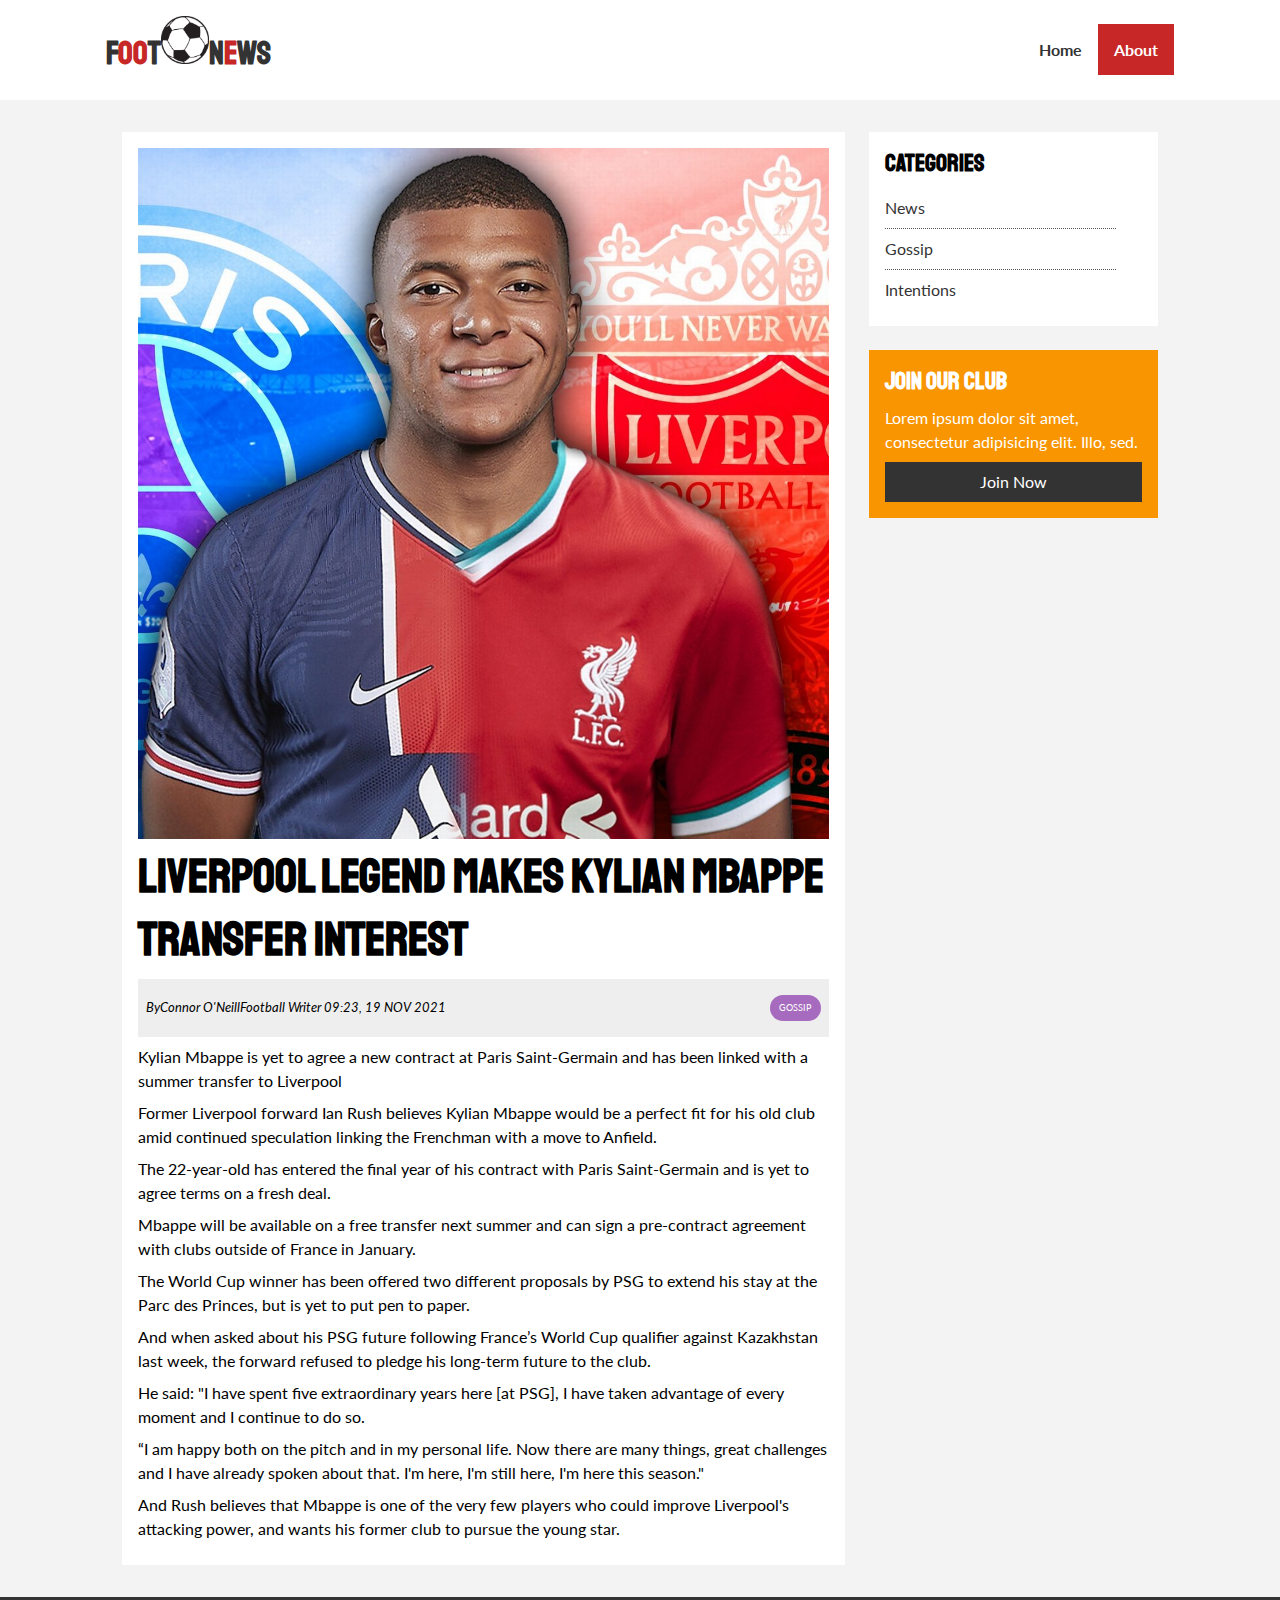
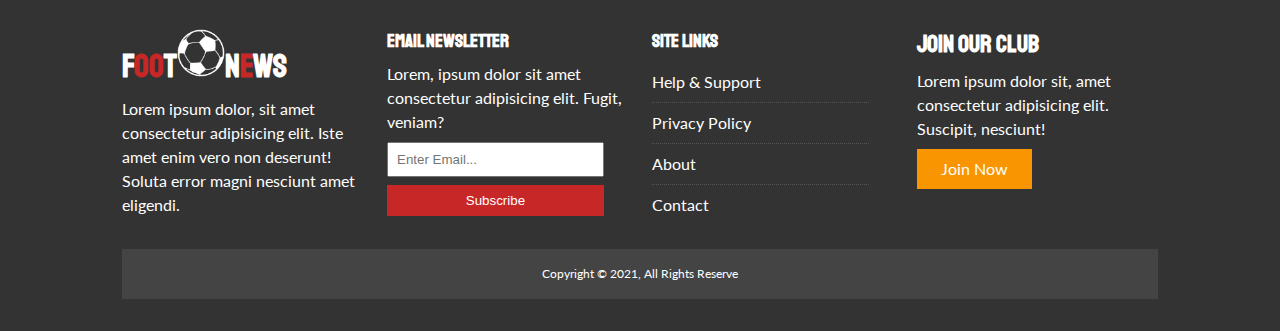
<file: article6.html>
<!DOCTYPE html>
<html lang="en">
<head>
  <meta charset="UTF-8">
  <meta http-equiv="X-UA-Compatible" content="IE=edge">
  <meta name="viewport" content="width=device-width, initial-scale=1.0">
  <!-- FontAwesome -->
  <link rel="stylesheet" href="https://use.fontawesome.com/releases/v5.15.4/css/all.css" integrity="sha384-DyZ88mC6Up2uqS4h/KRgHuoeGwBcD4Ng9SiP4dIRy0EXTlnuz47vAwmeGwVChigm" crossorigin="anonymous">
  <!-- Google Fonts Lato, Staatliches -->
  <link rel="preconnect" href="https://fonts.googleapis.com">
  <link rel="preconnect" href="https://fonts.gstatic.com" crossorigin>
  <link href="https://fonts.googleapis.com/css2?family=Lato&family=Staatliches&display=swap" rel="stylesheet">
  <link rel="stylesheet" href="css/style.css">
  <link rel="stylesheet" media="screen and (max-width: 810px)" href="css/mobile.css">
  <link rel="shortcut icon" type="image/x-icon" href="img/favicon.ico">
  <title>FootNews | Mbappe</title>
</head>
<body>
  <!-- Navbar -->
  <nav id="main-nav">
    <div class="container">
      <h1 class="logos"><a href="index.html">F<span>oo</span>t<img src="img/logo.png" alt="Logo of FootNews" class="logo">N<span>e</span>ws</a></h1>
      <div class="social">
        <a href="https://facebook.com" target="_blank"><i class="fab fa-facebook fa-2x"></i></a>
        <a href="https://twitter.com" target="_blank"><i class="fab fa-twitter fa-2x"></i></a>
        <a href="https://instagram.com" target="_blank"><i class="fab fa-instagram fa-2x"></i></a>
        <a href="https://youtube.com" target="_blank"><i class="fab fa-youtube fa-2x"></i></a>
      </div>
      <ul>
        <li><a href="index.html">Home</a></li>
        <li><a class="current" href="about.html">About</a></li>
      </ul>
    </div>
  </nav>

  <!-- About section -->
  <section id="article">
    <div class="container">
      <div class="page-container">
        <article class="card">
          <img src="img/articles/mbappe.jpg" alt="Mbappe">
          <h1 class="l-heading">Liverpool legend makes Kylian Mbappe transfer interest</h1>
          <div class="meta">
            <small>
              <i class="fas fa-user">ByConnor O'NeillFootball Writer 09:23, 19 NOV 2021</i>
            </small>
            <div class="category category-gossip">Gossip</div>
          </div>
          <p>Kylian Mbappe is yet to agree a new contract at Paris Saint-Germain and has been linked with a summer transfer to Liverpool</p>  
          <p>Former Liverpool forward Ian Rush believes Kylian Mbappe would be a perfect fit for his old club amid continued speculation linking the Frenchman with a move to Anfield.</p>  
          <p>The 22-year-old has entered the final year of his contract with Paris Saint-Germain and is yet to agree terms on a fresh deal.</p>  
          <p>Mbappe will be available on a free transfer next summer and can sign a pre-contract agreement with clubs outside of France in January.</p>  
          <p>The World Cup winner has been offered two different proposals by PSG to extend his stay at the Parc des Princes, but is yet to put pen to paper.</p>  
          <p>And when asked about his PSG future following France’s World Cup qualifier against Kazakhstan last week, the forward refused to pledge his long-term future to the club.</p>  
          <p>He said: "I have spent five extraordinary years here [at PSG], I have taken advantage of every moment and I continue to do so.</p>  
          <p>“I am happy both on the pitch and in my personal life. Now there are many things, great challenges and I have already spoken about that. I'm here, I'm still here, I'm here this season."</p>  
          <p>And Rush believes that Mbappe is one of the very few players who could improve Liverpool's attacking power, and wants his former club to pursue the young star.</p>  
        </article>

        <aside id="categories" class="card">
          <h2>Categories</h2>
          <ul class="list">
            <li><a href="#"><i class="fas fa-chevron-right"></i> News</a></li>
            <li><a href="#"><i class="fas fa-chevron-right"></i> Gossip</a></li>
            <li><a href="#"><i class="fas fa-chevron-right"></i> Intentions</a></li>
          </ul>
        </aside>

        <aside class="card bg-secondary">
          <h2>Join Our Club</h2>
          <p>Lorem ipsum dolor sit amet, consectetur adipisicing elit. Illo, sed.</p>
          <a href="#" class="btn btn-dark btn-block">Join Now</a>
        </aside>
      </div>
    </div>
  </section>

  <!-- Footer -->
  <footer id="main-footer" class="py-2">
    <div class="container footer-container">
      <div>
        <h1 class="logos"><a href="index.html">F<span>oo</span>t<img src="img/logo-white.png" alt="Logo of FootNews" class="logo">N<span>e</span>ws</a></h1>
        <p>Lorem ipsum dolor, sit amet consectetur adipisicing elit. Iste amet enim vero non deserunt! Soluta error magni nesciunt amet eligendi.</p>
      </div>
      <div>
        <h3>Email Newsletter</h3>
        <p>Lorem, ipsum dolor sit amet consectetur adipisicing elit. Fugit, veniam?</p>
        <form>
          <input type="email" placeholder="Enter Email...">
          <input type="submit" value="Subscribe" class="btn btn-primary">
        </form>
      </div>
      <div>
        <h3>Site Links</h3>
        <ul class="list">
          <li><a href="#">Help & Support</a></li>
          <li><a href="#">Privacy Policy</a></li>
          <li><a href="#">About</a></li>
          <li><a href="#">Contact</a></li>
        </ul>
      </div>
      <div>
        <h2>Join Our Club</h2>
        <p>Lorem ipsum dolor sit, amet consectetur adipisicing elit. Suscipit, nesciunt!</p>
        <a href="#" class="btn btn-secondary">Join Now</a>
      </div>
      <div>
        <p>
          Copyright &copy; 2021, All Rights Reserve
        </p>
      </div>
    </div>
  </footer>

</body>
</html>
</file>
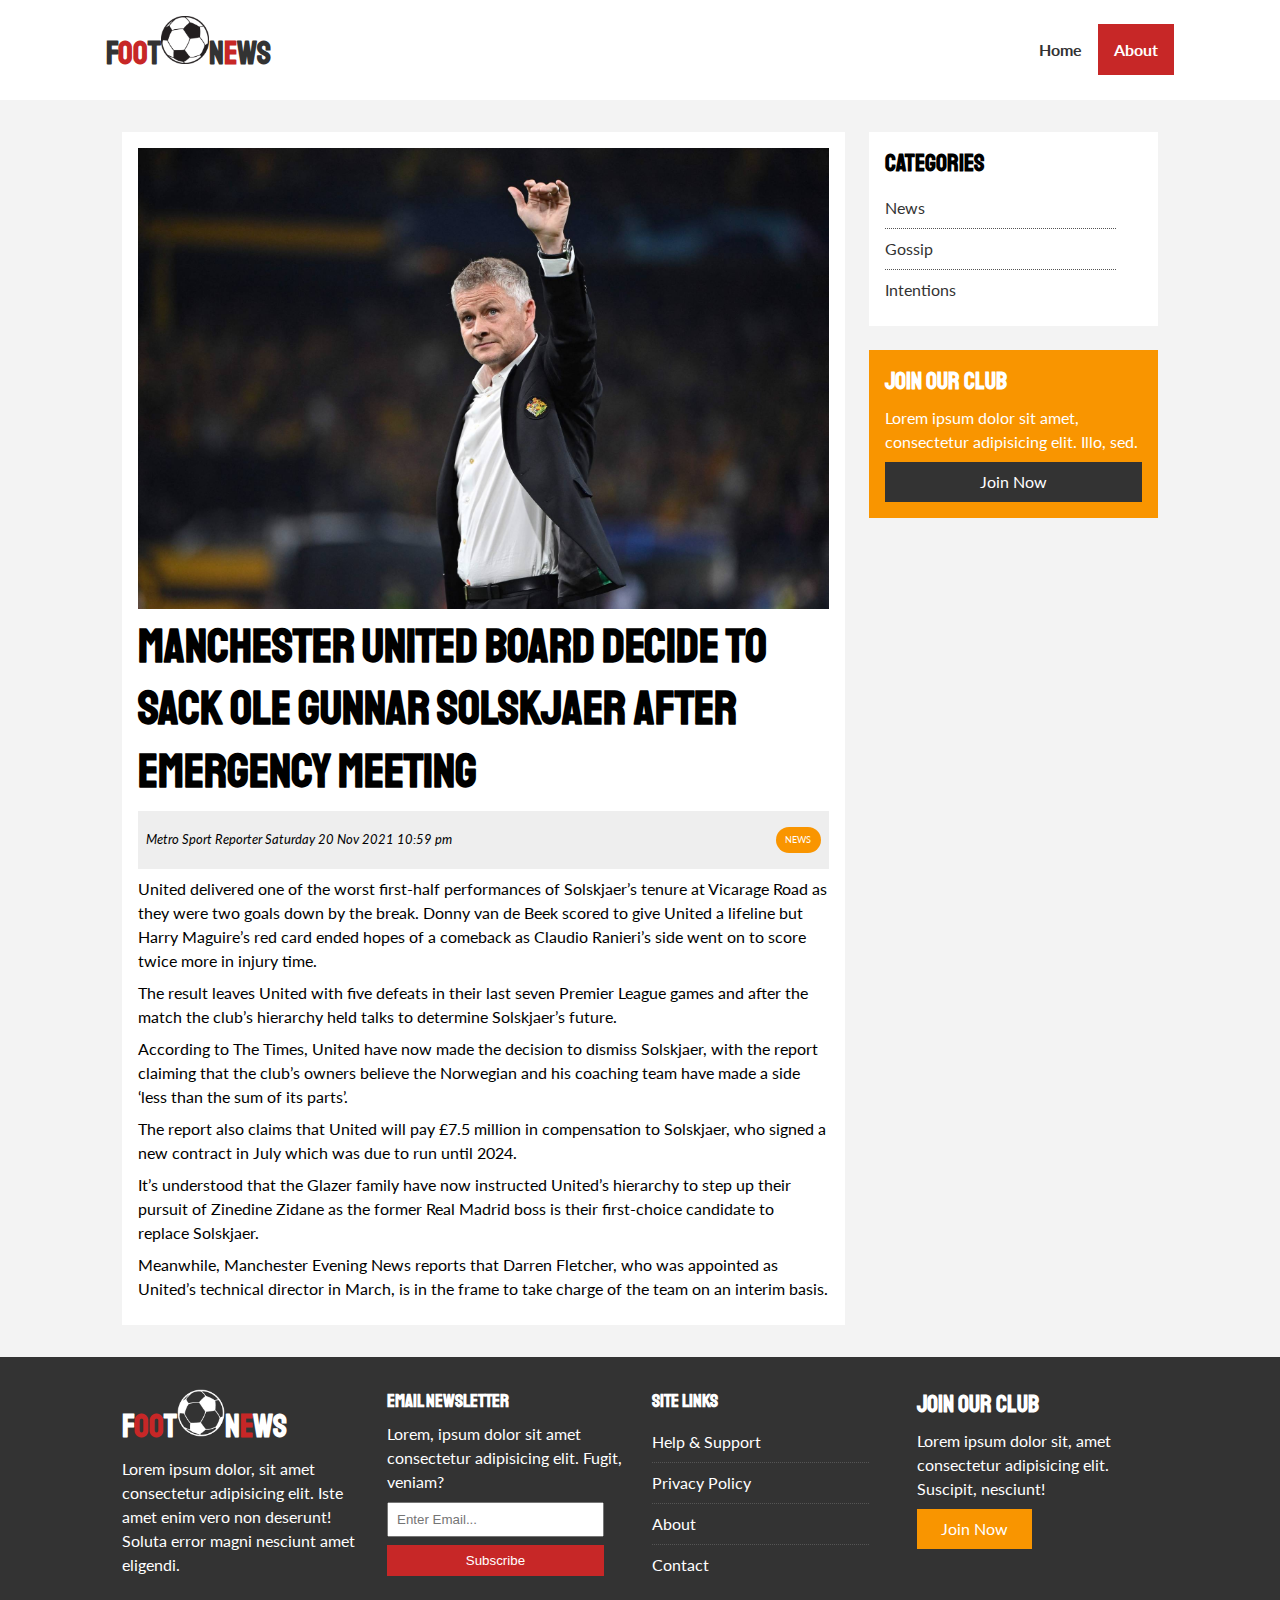
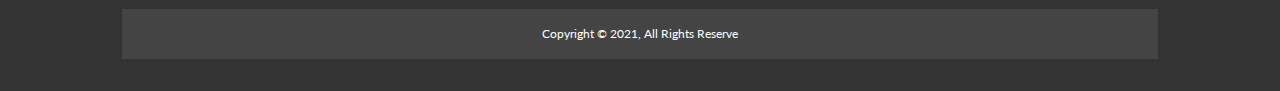
<file: article7.html>
<!DOCTYPE html>
<html lang="en">
<head>
  <meta charset="UTF-8">
  <meta http-equiv="X-UA-Compatible" content="IE=edge">
  <meta name="viewport" content="width=device-width, initial-scale=1.0">
  <!-- FontAwesome -->
  <link rel="stylesheet" href="https://use.fontawesome.com/releases/v5.15.4/css/all.css" integrity="sha384-DyZ88mC6Up2uqS4h/KRgHuoeGwBcD4Ng9SiP4dIRy0EXTlnuz47vAwmeGwVChigm" crossorigin="anonymous">
  <!-- Google Fonts Lato, Staatliches -->
  <link rel="preconnect" href="https://fonts.googleapis.com">
  <link rel="preconnect" href="https://fonts.gstatic.com" crossorigin>
  <link href="https://fonts.googleapis.com/css2?family=Lato&family=Staatliches&display=swap" rel="stylesheet">
  <link rel="stylesheet" href="css/style.css">
  <link rel="stylesheet" media="screen and (max-width: 810px)" href="css/mobile.css">
  <link rel="shortcut icon" type="image/x-icon" href="img/favicon.ico">
  <title>FootNews | Solskjaer</title>
</head>
<body>
  <!-- Navbar -->
  <nav id="main-nav">
    <div class="container">
      <h1 class="logos"><a href="index.html">F<span>oo</span>t<img src="img/logo.png" alt="Logo of FootNews" class="logo">N<span>e</span>ws</a></h1>
      <div class="social">
        <a href="https://facebook.com" target="_blank"><i class="fab fa-facebook fa-2x"></i></a>
        <a href="https://twitter.com" target="_blank"><i class="fab fa-twitter fa-2x"></i></a>
        <a href="https://instagram.com" target="_blank"><i class="fab fa-instagram fa-2x"></i></a>
        <a href="https://youtube.com" target="_blank"><i class="fab fa-youtube fa-2x"></i></a>
      </div>
      <ul>
        <li><a href="index.html">Home</a></li>
        <li><a class="current" href="about.html">About</a></li>
      </ul>
    </div>
  </nav>

  <!-- About section -->
  <section id="article">
    <div class="container">
      <div class="page-container">
        <article class="card">
          <img src="img/articles/solskjaer.jpeg" alt="Solskjaer">
          <h1 class="l-heading">Manchester United board decide to sack Ole Gunnar Solskjaer after emergency meeting</h1>
          <div class="meta">
            <small>
              <i class="fas fa-user">Metro Sport Reporter Saturday 20 Nov 2021 10:59 pm</i>
            </small>
            <div class="category category-news">News</div>
          </div>
          <p>United delivered one of the worst first-half performances of Solskjaer’s tenure at Vicarage Road as they were two goals down by the break. Donny van de Beek scored to give United a lifeline but Harry Maguire’s red card ended hopes of a comeback as Claudio Ranieri’s side went on to score twice more in injury time.</p>  
          <p>The result leaves United with five defeats in their last seven Premier League games and after the match the club’s hierarchy held talks to determine Solskjaer’s future.</p>  
          <p>According to The Times, United have now made the decision to dismiss Solskjaer, with the report claiming that the club’s owners believe the Norwegian and his coaching team have made a side ‘less than the sum of its parts’.</p>  
          <p>The report also claims that United will pay £7.5 million in compensation to Solskjaer, who signed a new contract in July which was due to run until 2024.</p>  
          <p>It’s understood that the Glazer family have now instructed United’s hierarchy to step up their pursuit of Zinedine Zidane as the former Real Madrid boss is their first-choice candidate to replace Solskjaer.</p>  
          <p>Meanwhile, Manchester Evening News reports that Darren Fletcher, who was appointed as United’s technical director in March, is in the frame to take charge of the team on an interim basis.</p>  
        </article>

        <aside id="categories" class="card">
          <h2>Categories</h2>
          <ul class="list">
            <li><a href="#"><i class="fas fa-chevron-right"></i> News</a></li>
            <li><a href="#"><i class="fas fa-chevron-right"></i> Gossip</a></li>
            <li><a href="#"><i class="fas fa-chevron-right"></i> Intentions</a></li>
          </ul>
        </aside>

        <aside class="card bg-secondary">
          <h2>Join Our Club</h2>
          <p>Lorem ipsum dolor sit amet, consectetur adipisicing elit. Illo, sed.</p>
          <a href="#" class="btn btn-dark btn-block">Join Now</a>
        </aside>
      </div>
    </div>
  </section>

  <!-- Footer -->
  <footer id="main-footer" class="py-2">
    <div class="container footer-container">
      <div>
        <h1 class="logos"><a href="index.html">F<span>oo</span>t<img src="img/logo-white.png" alt="Logo of FootNews" class="logo">N<span>e</span>ws</a></h1>
        <p>Lorem ipsum dolor, sit amet consectetur adipisicing elit. Iste amet enim vero non deserunt! Soluta error magni nesciunt amet eligendi.</p>
      </div>
      <div>
        <h3>Email Newsletter</h3>
        <p>Lorem, ipsum dolor sit amet consectetur adipisicing elit. Fugit, veniam?</p>
        <form>
          <input type="email" placeholder="Enter Email...">
          <input type="submit" value="Subscribe" class="btn btn-primary">
        </form>
      </div>
      <div>
        <h3>Site Links</h3>
        <ul class="list">
          <li><a href="#">Help & Support</a></li>
          <li><a href="#">Privacy Policy</a></li>
          <li><a href="#">About</a></li>
          <li><a href="#">Contact</a></li>
        </ul>
      </div>
      <div>
        <h2>Join Our Club</h2>
        <p>Lorem ipsum dolor sit, amet consectetur adipisicing elit. Suscipit, nesciunt!</p>
        <a href="#" class="btn btn-secondary">Join Now</a>
      </div>
      <div>
        <p>
          Copyright &copy; 2021, All Rights Reserve
        </p>
      </div>
    </div>
  </footer>

</body>
</html>
</file>
<file: css/style.css>
:root {
  --primary-color: #c72727;
  --secondary-color: #f99500;
  --light-color: #f3f3f3;
  --dark-color: #333;
  --facebook: #4267b2;
  --twitter: #1da1f2;
  --instagram: #833ab4;
  --youtube: #ff0000;
  --max-width: 1100px;
  --Lato-font: 'Lato', sans-serif;
  --Staatliches-font: 'Staatliches', cursive;
}

.category {
  --news-color: #f99500;
  --gossip-color: #a66bbe;
  --intention-color: #009cff;
}

* {
  margin: 0;
  padding: 0;
  box-sizing: border-box;
}

/* Google Fonts:
font-family: 'Lato', sans-serif;
font-family: 'Staatliches', cursive; */

body {
  font-family: var(--Lato-font);
  line-height: 1.5;
  background-color: var(--light-color);
}

a {
  color: var(--dark-color);
  text-decoration: none;
}

ul {
  list-style: none;
}

p {
  margin: 0.5rem 0;
}

img {
  width: 100%;
}

h1,
h2,
h3,
h4,
h5,
h6 {
  font-family: var(--Staatliches-font);
  margin-bottom: 0.55rem;
  line-height: 1.3;
}

/* Utility */
.container {
  max-width: var(--max-width);
  margin: auto;
  padding: 0 2rem;
  overflow: hidden;
}

.category {
  display: inline-block;
  color: #fff;
  font-size: 0.55rem;
  text-transform: uppercase;
  padding: 0.4rem 0.6rem;
  border-radius: 15px;
  margin-bottom: 0.5rem;
}

.category-news {
  background-color: var(--news-color);
}
.category-gossip {
  background-color: var(--gossip-color);
}
.category-intention {
  background-color: var(--intention-color);
}

.btn {
  display: inline-block;
  border: none;
  background-color: var(--dark-color);
  color: #fff;
  padding: 0.5rem 1.5rem;
}

.btn-light {
  background-color: var(--light-color);
}
.btn-primary {
  background-color: var(--primary-color);
}
.btn-secondary {
  background-color: var(--secondary-color);
}

.btn-block {
  display: block;
  width: 100%;
  text-align: center;
}

.btn:hover {
  opacity: 0.8;
}

.card {
  background-color: #fff;
  padding: 1rem;
}

/* backgrounds */
.bg-primary {
  background-color: var(--primary-color);
  color: #fff;
}

.bg-secondary {
  background-color: var(--secondary-color);
  color: #fff;
}

.bg-dark {
  background-color: var(--dark-color);
  color: #fff;
}

.bg-dark h1,
.bg-dark h2,
.bg-dark h3,
.bg-dark a,
.bg-primary h1,
.bg-primary h2,
.bg-primary h3,
.bg-primary a,
.bg-secondary h1,
.bg-secondary h2,
.bg-secondary h3,
.bg-secondary a {
  color: #fff;
}

/* paddings */
.py-1 {
  padding: 1.5rem 0;
}
.py-2 {
  padding: 2rem 0;
}
.py-3 {
  padding: 3rem 0;
}

.p-1 {
  padding: 1.5rem;
}
.p-2 {
  padding: 2rem;
}
.p-3 {
  padding: 3rem;
}

.l-heading {
  font-size: 3rem;
}

.list li {
  padding: 0.5rem 0;
  border-bottom: #555 dotted 1px;
  width: 90%;
}

.list li:last-child {
  border: none;
}

.list li a:hover {
  color: var(--primary-color) !important;
}

/* Inner page grid container */
.page-container {
  display: grid;
  grid-template-columns: 5fr 2fr;
  margin: 2rem 0;
  gap: 1.5rem;
}

.page-container > *:first-child {
  grid-row: 1 / span 3;
}

/* Navigation */
#main-nav {
  background-color: #fff;
  /* position: sticky; */
  top: 0;
  /* z-index: 2; */
}

#main-nav .container {
  display: flex;
  padding: 1rem;
  align-items: center;
  justify-content: space-between;
}

#main-nav .logo {
  width: 3rem;
}

#main-nav .logos span {
  color: var(--primary-color);
}

#main-nav ul {
  justify-self: end;
  display: flex;
}

#main-nav ul li a {
  padding: 1rem;
  font-weight: bold;
}

#main-nav ul li a.current {
  background-color: var(--primary-color);
  color: #fff;
}

#main-nav ul li a:hover {
  background-color: var(--light-color);
  color: var(--dark-color);
}

/* Social icons background */
#main-nav .social i {
  color: #777;
  margin-right: 0.5rem;
}

#main-nav .social a:nth-child(1) i:hover {
  color: var(--facebook);
}
#main-nav .social a:nth-child(2) i:hover {
  color: var(--twitter);
}
#main-nav .social a:nth-child(3) i:hover {
  color: var(--instagram);
}
#main-nav .social a:nth-child(4) i:hover {
  color: var(--youtube);
}

/* Showcase */
#showcase {
  color: #fff;
  background-color: #333;
  padding: 2rem;
  position: relative;
}

#showcase::before {
  content: '';
  background: url('../img/articles/qatar.jpg') no-repeat center center/cover;
  position: absolute;
  top: 0;
  left: 0;
  width: 100%;
  height: 100%;
  opacity: 0.5;
}

#showcase .showcase-container {
  display: grid;
  grid-template-columns: repeat(2, 1fr);
  justify-content: center;
  align-items: center;
  height: 50vh;
}

#showcase .showcase-content {
  z-index: 1;
}

#showcase .showcase-content p {
  margin-bottom: 1rem;
}

/* Home Articles */
#home-articles .articles-container {
  display: grid;
  grid-template-columns: repeat(3, 1fr);
  gap: 1rem;
}

#home-articles .articles-container > *:first-child {
  display: flex;
  justify-content: space-between;
  gap: 1rem;
  grid-column: 1 / span 2;
}

#home-articles .articles-container > *:last-child {
  display: flex;
  justify-content: space-between;
  gap: 1rem;
  grid-column: 2 / span 2;
}

/* #home-articles .articles-container > *:first-child img,
#home-articles .articles-container > *:last-child img {
  width: 48%;
} */

#article .meta {
  display: flex;
  justify-content: space-between;
  align-items: center;
  background-color: #eee;
  padding: 0.5rem;
}

#article .meta .category {
  margin-top: 0.5rem;
}

/* Footer */
#main-footer {
  background-color: var(--dark-color);
  color: #fff;
}

#main-footer .logo {
  width: 3rem;
}

#main-footer a {
  color: #fff;
}

#main-footer .logos span {
  color: var(--primary-color);
}

#main-footer .footer-container {
  display: grid;
  grid-template-columns: repeat(4, 1fr);
  gap: 1.5rem;
}

#main-footer .footer-container > *:last-child {
  background-color: #444;
  grid-column: 1 / span 4;
  padding: 0.5rem;
  text-align: center;
  font-size: 0.75rem;
}

#main-footer .footer-container input[type='email'] {
  width: 90%;
  padding: 0.5rem;
  margin-bottom: 0.5rem;
}

#main-footer .footer-container input[type='submit'] {
  width: 90%;
}
</file>
<file: css/mobile.css>
/* Navigation */
#main-nav .social {
  display: none;
}

#main-nav .container {
  display: grid;
  grid-template-columns: 1fr;
  gap: 1.2rem;
}

#main-nav ul,
#main-nav .logos {
  justify-self: center;
}

#main-nav ul li a {
  padding: 0.5rem;
}

#home-articles .articles-container {
  grid-template-columns: repeat(2, 1fr);
}

#home-articles .articles-container > *:first-child,
#home-articles .articles-container > *:last-child {
  display: grid;
  grid-template-columns: 1fr;
  grid-column: 1;
  align-items: center;
}

#home-articles .articles-container > *:first-child img,
#home-articles .articles-container > *:last-child img {
  width: 100%;
}

#main-footer .footer-container {
  grid-template-columns: repeat(3, 1fr);
}

#main-footer .footer-container > *:first-child,
#main-footer .footer-container > *:last-child {
  grid-column: 1 / span 4;
}

@media (max-width: 600px) {
  /* Stack Grid Items */
  #showcase .showcase-container,
  #home-articles .articles-container,
  #main-footer .footer-container {
    grid-template-columns: 1fr;
  }

  #main-footer .footer-container > *:first-child {
    grid-column: 1;
  }

  #main-footer .footer-container > *:last-child {
    grid-column: 1;
  }

  #main-footer .footer-container > * {
    border-bottom: 1px dotted #444;
    padding-bottom: 1rem;
  }

  .page-container {
    grid-template-columns: 1fr;
    text-align: center;
  }

  .page-container > *:first-child {
    grid-row: 1;
  }

  .l-heading {
    font-size: 2rem;
  }
}
</file>
